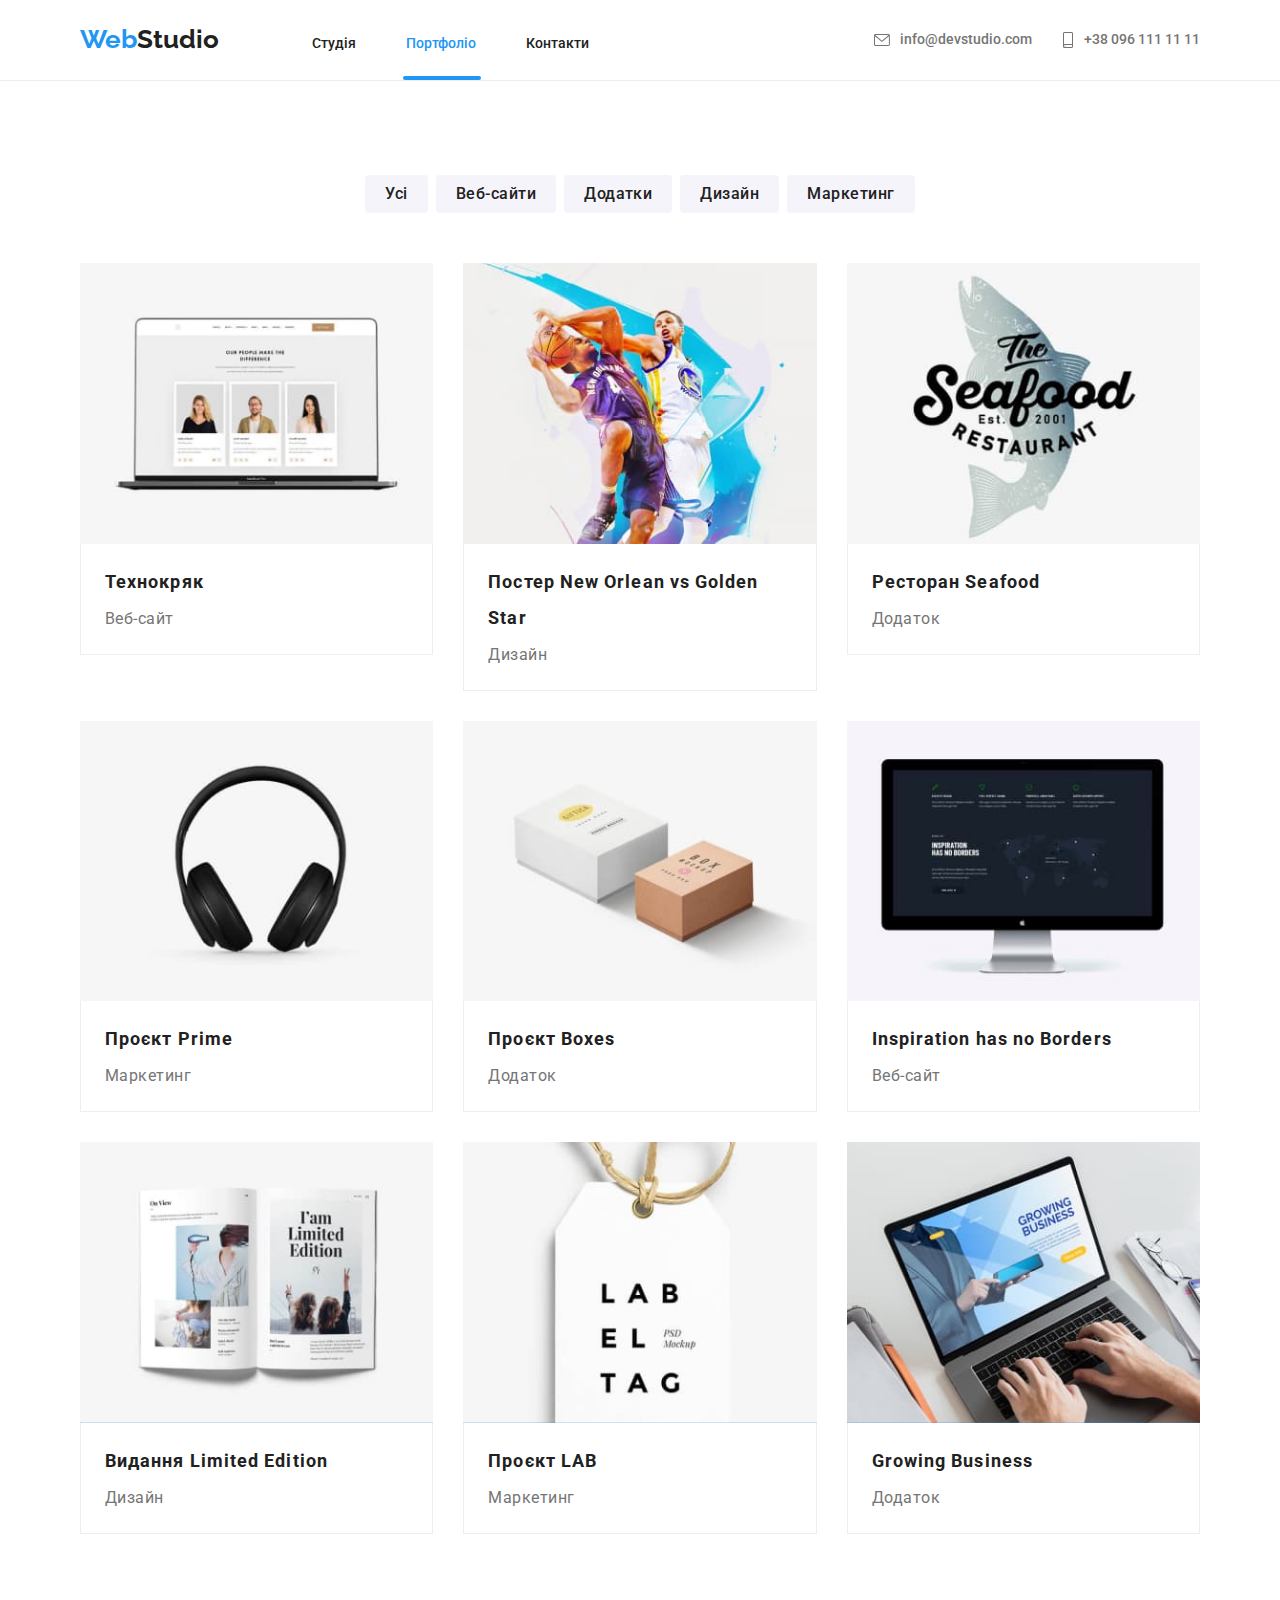
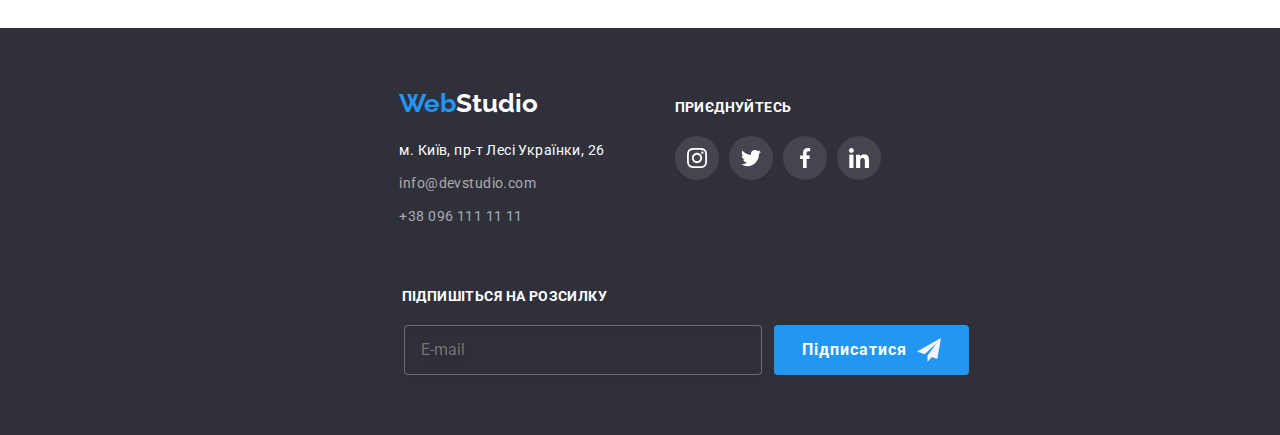
<file: portfolio.html>
<!DOCTYPE html>
<html lang="uk">
  <head>
    <meta charset="UTF-8" />
    <meta http-equiv="X-UA-Compatible" content="IE=edge" />
    <meta name="viewport" content="width=device-width, initial-scale=1.0" />
    <link rel="preconnect" href="https://fonts.googleapis.com" />
    <link rel="preconnect" href="https://fonts.gstatic.com" crossorigin />
    <link
      href="https://fonts.googleapis.com/css2?family=Raleway:wght@700&family=Roboto:wght@400;500;700;900&display=swap"
      rel="stylesheet"
    />
    <link
      rel="stylesheet"
      href="https://cdnjs.cloudflare.com/ajax/libs/modern-normalize/1.1.0/modern-normalize.css"
      integrity="sha512-Y0MM+V6ymRKN2zStTqzQ227DWhhp4Mzdo6gnlRnuaNCbc+YN/ZH0sBCLTM4M0oSy9c9VKiCvd4Jk44aCLrNS5Q=="
      crossorigin="anonymous"
      referrerpolicy="no-referrer"
    />
    <link rel="stylesheet" href="./css/main.min.css" />
    <title>Портфоліо</title>
  </head>

  <body>
    <!-- Шапка сторінки -->
    <header class="topbar">
      <div class="container topbar-flex">
        <nav class="topbar-navigation">
          <!-- Логотип -->
          <a href="./index.html" class="logo link-options"
            ><span class="logo__web">Web</span
            ><span class="logo__studio-dark">Studio</span></a
          >
          <!-- Навігація по сторінці -->
          <ul class="topbar-navigation__list">
            <li class="topbar-navigation__group">
              <a
                href="./index.html"
                class="link-options topbar-navigation__link hover-transition"
                >Студія</a
              >
            </li>
            <li class="topbar-navigation__group">
              <a
                href="./portfolio.html"
                class="link-options topbar-navigation__link hover-transition active-porfolio"
                >Портфоліо</a
              >
            </li>
            <li class="topbar-navigation__group">
              <a
                href="#"
                class="link-options topbar-navigation__link hover-transition"
                >Контакти</a
              >
            </li>
          </ul>
        </nav>
        <ul class="topbar-contacts__list">
          <li class="topbar-contacts__group">
            <a
              href="mailto:info@devstudio.com"
              class="link-options topbar-contacts__link hover-transition"
            >
              <svg class="topbar-contacts__icon" width="16" height="12">
                <use href="./images/icomoon/symbol-defs.svg#icon-mail"></use>
              </svg>
              info@devstudio.com</a
            >
          </li>
          <li class="topbar-contacts__group">
            <a
              href="tel:+380961111111"
              class="link-options topbar-contacts__link hover-transition"
            >
              <svg class="topbar-contacts__icon" width="12" height="16">
                <use href="./images/icomoon/symbol-defs.svg#icon-tel"></use>
              </svg>
              +38 096 111 11 11</a
            >
          </li>
        </ul>
        <button
          type="button"
          class="mobile-menu-btn hover-transition"
          data-Menu-open
        >
          <svg class="modal-icon" width="40" height="40">
            <use href="./images/icomoon/symbol-defs.svg#icon-mobile-menu"></use>
          </svg>
        </button>
      </div>
      <div class="mobile-menu is-hidden hover-transition" data-Menu>
        <button
          type="button"
          class="mobile-menu-close hover-transition"
          data-Menu-close
        >
          <svg class="modal-icon" width="40" height="40">
            <use href="./images/icomoon/symbol-defs.svg#icon-close-btn"></use>
          </svg>
        </button>
        <div class="mobile-container">
          <ul class="mobile-nav__list">
            <li class="mobile-nav__group">
              <a
                href="./index.html"
                class="link-options mobile-nav__link hover-transition"
                >Студія</a
              >
            </li>
            <li class="mobile-nav__group">
              <a
                href="./portfolio.html"
                class="link-options mobile-nav__link hover-transition mobile-active"
                >Портфоліо</a
              >
            </li>
            <li class="mobile-nav__group">
              <a href="#" class="link-options mobile-nav__link hover-transition"
                >Контакти</a
              >
            </li>
          </ul>
          <div>
            <ul class="mobile-contacts__list">
              <li class="mobile-contacts__group">
                <a
                  href="tel:+380961111111"
                  class="link-options mobile-contacts__tel hover-transition"
                >
                  +38 096 111 11 11</a
                >
              </li>
              <li class="mobile-contacts__group">
                <a
                  href="mailto:info@devstudio.com"
                  class="link-options mobile-contacts__mail hover-transition"
                >
                  info@devstudio.com</a
                >
              </li>
            </ul>
            <ul class="mobile-social">
              <li class="mobile-social__item">
                <a
                  href="#"
                  class="link-options mobile-social__link"
                  target="_blank"
                  rel="noopener noreferrer nofollow"
                  >Instagram</a
                >
              </li>
              <li class="mobile-social__item">
                <a
                  href="#"
                  class="link-options mobile-social__link"
                  target="_blank"
                  rel="noopener noreferrer nofollow"
                  >Twitter</a
                >
              </li>
              <li class="mobile-social__item">
                <a
                  href="#"
                  class="link-options mobile-social__link"
                  target="_blank"
                  rel="noopener noreferrer nofollow"
                  >Facebook</a
                >
              </li>
              <li class="mobile-social__item">
                <a
                  href="#"
                  class="link-options mobile-social__link"
                  target="_blank"
                  rel="noopener noreferrer nofollow"
                  >LinkedIn</a
                >
              </li>
            </ul>
          </div>
        </div>
      </div>
    </header>
    <!-- Основний контент сторінки -->
    <main>
      <section class="section">
        <div class="container">
          <h1 class="hidden">Портфоліо</h1>
          <ul class="flex-list portfolio-btn__list">
            <li class="portfolio-btn__item">
              <button
                type="button"
                class="portfolio-btn__button hover-transition"
              >
                Усі
              </button>
            </li>
            <li class="portfolio-btn__item">
              <button
                type="button"
                class="portfolio-btn__button hover-transition"
              >
                Веб-сайти
              </button>
            </li>
            <li class="portfolio-btn__item">
              <button
                type="button"
                class="portfolio-btn__button hover-transition"
              >
                Додатки
              </button>
            </li>
            <li class="portfolio-btn__item">
              <button
                type="button"
                class="portfolio-btn__button hover-transition"
              >
                Дизайн
              </button>
            </li>
            <li class="portfolio-btn__item">
              <button
                type="button"
                class="portfolio-btn__button hover-transition"
              >
                Маркетинг
              </button>
            </li>
          </ul>
          <ul class="projects">
            <li class="projects__item">
              <a href="#" class="link-options projects__link hover-transition">
                <div class="projects__image-container hover-transition">
                  <img
                    src="./image-porfolio/img-1.jpeg"
                    alt="image-porfolio"
                    width="370"
                    height="295"
                    class="projects__image"
                  />
                  <div class="projects__image-overlay hover-transition">
                    <p>
                      Ресурс пропонує комплексні пропозиції з різним рівнем
                      функціоналу та сервісів. Все це дозволить відвідувачу
                      отримати вичерпні відомості про компанію чи приватну
                      особу.
                    </p>
                  </div>
                </div>
                <div class="projects__image-header">
                  <h2 class="projects__image-title">Технокряк</h2>
                  <p class="projects__image-subtitle">Веб-сайт</p>
                </div>
              </a>
            </li>
            <li class="projects__item">
              <a href="#" class="link-options projects__link hover-transition">
                <div class="projects__image-container hover-transition">
                  <img
                    src="./image-porfolio/img-2.jpeg"
                    alt="image-porfolio"
                    width="370"
                    height="295"
                    class="projects__image"
                  />
                  <div class="projects__image-overlay hover-transition">
                    <p>
                      Ресурс пропонує комплексні пропозиції з різним рівнем
                      функціоналу та сервісів. Все це дозволить відвідувачу
                      отримати вичерпні відомості про компанію чи приватну
                      особу.
                    </p>
                  </div>
                </div>
                <div class="projects__image-header">
                  <h2 class="projects__image-title">
                    Постер New Orlean vs Golden Star
                  </h2>
                  <p class="projects__image-subtitle">Дизайн</p>
                </div>
              </a>
            </li>
            <li class="projects__item">
              <a href="#" class="link-options projects__link hover-transition">
                <div class="projects__image-container hover-transition">
                  <img
                    src="./image-porfolio/img-3.jpeg"
                    alt="image-porfolio"
                    width="370"
                    height="295"
                    class="projects__image"
                  />
                  <div class="projects__image-overlay hover-transition">
                    <p>
                      Ресурс пропонує комплексні пропозиції з різним рівнем
                      функціоналу та сервісів. Все це дозволить відвідувачу
                      отримати вичерпні відомості про компанію чи приватну
                      особу.
                    </p>
                  </div>
                </div>
                <div class="projects__image-header">
                  <h2 class="projects__image-title">Ресторан Seafood</h2>
                  <p class="projects__image-subtitle">Додаток</p>
                </div>
              </a>
            </li>
            <li class="projects__item">
              <a href="#" class="link-options projects__link hover-transition">
                <div class="projects__image-container hover-transition">
                  <img
                    src="./image-porfolio/img-4.jpeg"
                    alt="image-porfolio"
                    width="370"
                    height="295"
                    class="projects__image"
                  />
                  <div class="projects__image-overlay hover-transition">
                    <p>
                      Ресурс пропонує комплексні пропозиції з різним рівнем
                      функціоналу та сервісів. Все це дозволить відвідувачу
                      отримати вичерпні відомості про компанію чи приватну
                      особу.
                    </p>
                  </div>
                </div>
                <div class="projects__image-header">
                  <h2 class="projects__image-title">Проєкт Prime</h2>
                  <p class="projects__image-subtitle">Маркетинг</p>
                </div>
              </a>
            </li>
            <li class="projects__item">
              <a href="#" class="link-options projects__link hover-transition">
                <div class="projects__image-container hover-transition">
                  <img
                    src="./image-porfolio/img-5.jpeg"
                    alt="image-porfolio"
                    width="370"
                    height="295"
                    class="projects__image"
                  />
                  <div class="projects__image-overlay hover-transition">
                    <p>
                      Ресурс пропонує комплексні пропозиції з різним рівнем
                      функціоналу та сервісів. Все це дозволить відвідувачу
                      отримати вичерпні відомості про компанію чи приватну
                      особу.
                    </p>
                  </div>
                </div>
                <div class="projects__image-header">
                  <h2 class="projects__image-title">Проєкт Boxes</h2>
                  <p class="projects__image-subtitle">Додаток</p>
                </div>
              </a>
            </li>
            <li class="projects__item">
              <a href="#" class="link-options projects__link hover-transition">
                <div class="projects__image-container hover-transition">
                  <img
                    src="./image-porfolio/img-6.jpeg"
                    alt="image-porfolio"
                    width="370"
                    height="295"
                    class="projects__image"
                  />
                  <div class="projects__image-overlay hover-transition">
                    <p>
                      Ресурс пропонує комплексні пропозиції з різним рівнем
                      функціоналу та сервісів. Все це дозволить відвідувачу
                      отримати вичерпні відомості про компанію чи приватну
                      особу.
                    </p>
                  </div>
                </div>
                <div class="projects__image-header">
                  <h2 class="projects__image-title">
                    Inspiration has no Borders
                  </h2>
                  <p class="projects__image-subtitle">Веб-сайт</p>
                </div>
              </a>
            </li>
            <li class="projects__item">
              <a href="#" class="link-options projects__link hover-transition">
                <div class="projects__image-container hover-transition">
                  <img
                    src="./image-porfolio/img-7.jpeg"
                    alt="image-porfolio"
                    width="370"
                    height="295"
                    class="projects__image"
                  />
                  <div class="projects__image-overlay hover-transition">
                    <p>
                      Ресурс пропонує комплексні пропозиції з різним рівнем
                      функціоналу та сервісів. Все це дозволить відвідувачу
                      отримати вичерпні відомості про компанію чи приватну
                      особу.
                    </p>
                  </div>
                </div>
                <div class="projects__image-header">
                  <h2 class="projects__image-title">Видання Limited Edition</h2>
                  <p class="projects__image-subtitle">Дизайн</p>
                </div>
              </a>
            </li>
            <li class="projects__item">
              <a href="#" class="link-options projects__link hover-transition">
                <div class="projects__image-container hover-transition">
                  <img
                    src="./image-porfolio/img-8.jpeg"
                    alt="image-porfolio"
                    width="370"
                    height="295"
                    class="projects__image"
                  />
                  <div class="projects__image-overlay hover-transition">
                    <p>
                      Ресурс пропонує комплексні пропозиції з різним рівнем
                      функціоналу та сервісів. Все це дозволить відвідувачу
                      отримати вичерпні відомості про компанію чи приватну
                      особу.
                    </p>
                  </div>
                </div>
                <div class="projects__image-header">
                  <h2 class="projects__image-title">Проєкт LAB</h2>
                  <p class="projects__image-subtitle">Маркетинг</p>
                </div>
              </a>
            </li>
            <li class="projects__item">
              <a href="#" class="link-options projects__link hover-transition">
                <div class="projects__image-container hover-transition">
                  <img
                    src="./image-porfolio/img-9.jpeg"
                    alt="image-porfolio"
                    width="370"
                    height="295"
                    class="projects__image"
                  />
                  <div class="projects__image-overlay hover-transition">
                    <p>
                      Ресурс пропонує комплексні пропозиції з різним рівнем
                      функціоналу та сервісів. Все це дозволить відвідувачу
                      отримати вичерпні відомості про компанію чи приватну
                      особу.
                    </p>
                  </div>
                </div>
                <div class="projects__image-header">
                  <h2 class="projects__image-title">Growing Business</h2>
                  <p class="projects__image-subtitle">Додаток</p>
                </div>
              </a>
            </li>
          </ul>
        </div>
      </section>
    </main>

    <!-- Підвал сторінки -->
    <footer class="basement">
      <div class="container basement-container">
        <div class="basement-con">
          <a href="./index.html" class="logo link-options logo-basement"
            ><span class="logo__web">Web</span
            ><span class="logo__studio-white">Studio</span></a
          >
          <address class="basement-contacts">
            <ul class="basement-contacts__list">
              <li class="basement-contacts__item">
                <a
                  href="https://goo.gl/maps/L8f5SfHQkq7jRVht7"
                  class="basement-contacts__link link-options basement-contacts-address hover-transition"
                  >м. Київ, пр-т Лесі Українки, 26
                </a>
              </li>
              <li class="basement-contacts__item">
                <a
                  href="mailto:info@devstudio.com"
                  class="basement-contacts__link link-options basement-contacts-mail hover-transition"
                  >info@devstudio.com
                </a>
              </li>
              <li class="basement-contacts__item">
                <a
                  href="tel:+380961111111"
                  class="basement-contacts__link link-options basement-contacts-tel hover-transition"
                  >+38 096 111 11 11
                </a>
              </li>
            </ul>
          </address>
        </div>
        <div class="basement-social">
          <p class="basement__subtitle">приєднуйтесь</p>
          <ul class="basement-social__list">
            <li class="basement-social__item">
              <a
                href="#"
                class="link-options basement-social__link hover-transition"
              >
                <svg class="basement-social__icon" width="20" height="20">
                  <use
                    href="./images/icomoon/symbol-defs.svg#icon-instagram"
                  ></use>
                </svg>
              </a>
            </li>
            <li class="basement-social__item">
              <a
                href="#"
                class="link-options basement-social__link hover-transition"
              >
                <svg class="basement-social__icon" width="20" height="20">
                  <use
                    href="./images/icomoon/symbol-defs.svg#icon-twitter"
                  ></use>
                </svg>
              </a>
            </li>
            <li class="basement-social__item">
              <a
                href="#"
                class="basement-social__link link-options hover-transition"
              >
                <svg class="basement-social__icon" width="20" height="20">
                  <use
                    href="./images/icomoon/symbol-defs.svg#icon-facebook"
                  ></use>
                </svg>
              </a>
            </li>
            <li class="basement-social__item">
              <a
                href="#"
                class="basement-social__link link-options hover-transition"
              >
                <svg class="basement-social__icon" width="20" height="20">
                  <use
                    href="./images/icomoon/symbol-defs.svg#icon-linkedin"
                  ></use>
                </svg>
              </a>
            </li>
          </ul>
        </div>
        <form class="basement-submit" name="signup_form" autocomplete="on">
          <p class="basement__subtitle">підпишіться на розсилку</p>
          <div class="basement-submit__container">
            <label class="basement-submit__label">
              <input
                class="basement-submit__input"
                type="email"
                name="email"
                placeholder="E-mail"
                id="user_email"
              />
            </label>
            <button
              type="submit"
              class="basement-submit__button main-button hover-transition"
            >
              Підписатися<svg
                class="basement-submit__icon"
                width="24"
                height="24"
              >
                <use
                  href="./images/icomoon/symbol-defs.svg#icon-icon-send"
                ></use>
              </svg>
            </button>
          </div>
        </form>
      </div>
    </footer>
    <script src="./js/modal.js"></script>
    <script src="./js/menu.js"></script>
  </body>
</html>
</file>
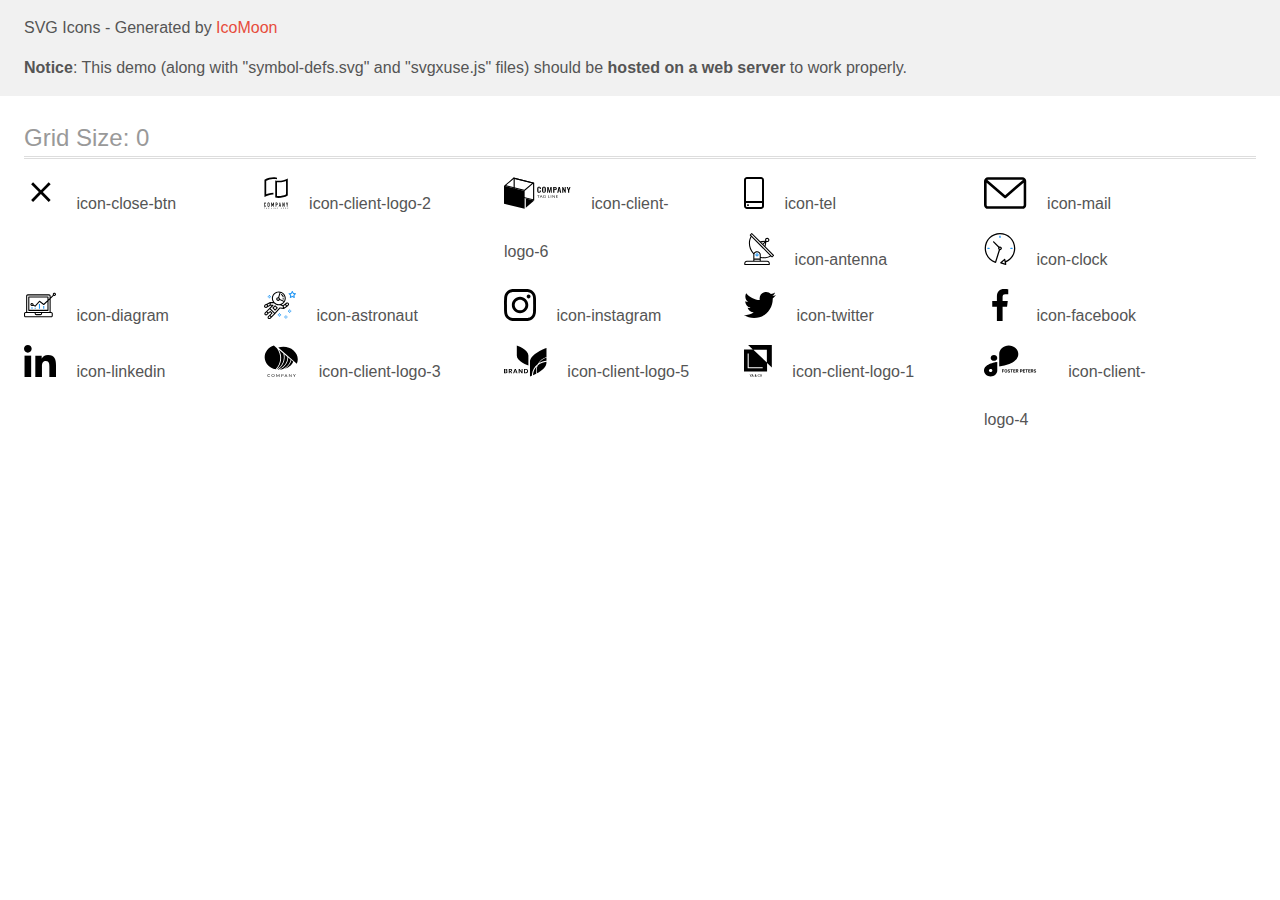
<file: images/icomoon/demo-external-svg.html>
<!doctype html>
<html>
<head>
    <title>IcoMoon - SVG Icons</title>
    <meta charset="utf-8">
    <meta name="viewport" content="width=device-width, initial-scale=1">
    <link rel="stylesheet" href="demo-files/demo.css">
    <link rel="stylesheet" href="style.css">
</head>
<body>
<header class="bgc1 clearfix">
<div class="mhl">
    <p>SVG Icons - Generated by <a href="https://icomoon.io/app">IcoMoon</a></p><p><strong>Notice</strong>: This demo (along with "symbol-defs.svg" and "svgxuse.js" files) should be <b>hosted on a web server</b> to work properly.</p>
</div>
</header>
    <div class="clearfix mhl ptl">
        <h1 class="mvm mtn fgc1">Grid Size: 0</h1>
        <div class="glyph fs1">
            <div class="clearfix pbs">
                <svg class="icon icon-close-btn"><use xlink:href="symbol-defs.svg#icon-close-btn"></use></svg><span class="name"> icon-close-btn</span>
            </div>
        </div>
        <div class="glyph fs1">
            <div class="clearfix pbs">
                <svg class="icon icon-client-logo-2"><use xlink:href="symbol-defs.svg#icon-client-logo-2"></use></svg><span class="name"> icon-client-logo-2</span>
            </div>
        </div>
        <div class="glyph fs1">
            <div class="clearfix pbs">
                <svg class="icon icon-client-logo-6"><use xlink:href="symbol-defs.svg#icon-client-logo-6"></use></svg><span class="name"> icon-client-logo-6</span>
            </div>
        </div>
        <div class="glyph fs1">
            <div class="clearfix pbs">
                <svg class="icon icon-tel"><use xlink:href="symbol-defs.svg#icon-tel"></use></svg><span class="name"> icon-tel</span>
            </div>
        </div>
        <div class="glyph fs1">
            <div class="clearfix pbs">
                <svg class="icon icon-mail"><use xlink:href="symbol-defs.svg#icon-mail"></use></svg><span class="name"> icon-mail</span>
            </div>
        </div>
        <div class="glyph fs1">
            <div class="clearfix pbs">
                <svg class="icon icon-antenna"><use xlink:href="symbol-defs.svg#icon-antenna"></use></svg><span class="name"> icon-antenna</span>
            </div>
        </div>
        <div class="glyph fs1">
            <div class="clearfix pbs">
                <svg class="icon icon-clock"><use xlink:href="symbol-defs.svg#icon-clock"></use></svg><span class="name"> icon-clock</span>
            </div>
        </div>
        <div class="glyph fs1">
            <div class="clearfix pbs">
                <svg class="icon icon-diagram"><use xlink:href="symbol-defs.svg#icon-diagram"></use></svg><span class="name"> icon-diagram</span>
            </div>
        </div>
        <div class="glyph fs1">
            <div class="clearfix pbs">
                <svg class="icon icon-astronaut"><use xlink:href="symbol-defs.svg#icon-astronaut"></use></svg><span class="name"> icon-astronaut</span>
            </div>
        </div>
        <div class="glyph fs1">
            <div class="clearfix pbs">
                <svg class="icon icon-instagram"><use xlink:href="symbol-defs.svg#icon-instagram"></use></svg><span class="name"> icon-instagram</span>
            </div>
        </div>
        <div class="glyph fs1">
            <div class="clearfix pbs">
                <svg class="icon icon-twitter"><use xlink:href="symbol-defs.svg#icon-twitter"></use></svg><span class="name"> icon-twitter</span>
            </div>
        </div>
        <div class="glyph fs1">
            <div class="clearfix pbs">
                <svg class="icon icon-facebook"><use xlink:href="symbol-defs.svg#icon-facebook"></use></svg><span class="name"> icon-facebook</span>
            </div>
        </div>
        <div class="glyph fs1">
            <div class="clearfix pbs">
                <svg class="icon icon-linkedin"><use xlink:href="symbol-defs.svg#icon-linkedin"></use></svg><span class="name"> icon-linkedin</span>
            </div>
        </div>
        <div class="glyph fs1">
            <div class="clearfix pbs">
                <svg class="icon icon-client-logo-3"><use xlink:href="symbol-defs.svg#icon-client-logo-3"></use></svg><span class="name"> icon-client-logo-3</span>
            </div>
        </div>
        <div class="glyph fs1">
            <div class="clearfix pbs">
                <svg class="icon icon-client-logo-5"><use xlink:href="symbol-defs.svg#icon-client-logo-5"></use></svg><span class="name"> icon-client-logo-5</span>
            </div>
        </div>
        <div class="glyph fs1">
            <div class="clearfix pbs">
                <svg class="icon icon-client-logo-1"><use xlink:href="symbol-defs.svg#icon-client-logo-1"></use></svg><span class="name"> icon-client-logo-1</span>
            </div>
        </div>
        <div class="glyph fs1">
            <div class="clearfix pbs">
                <svg class="icon icon-client-logo-4"><use xlink:href="symbol-defs.svg#icon-client-logo-4"></use></svg><span class="name"> icon-client-logo-4</span>
            </div>
        </div>
  </div>
<script defer src="svgxuse.js"></script>
</body>
</html>
</file>
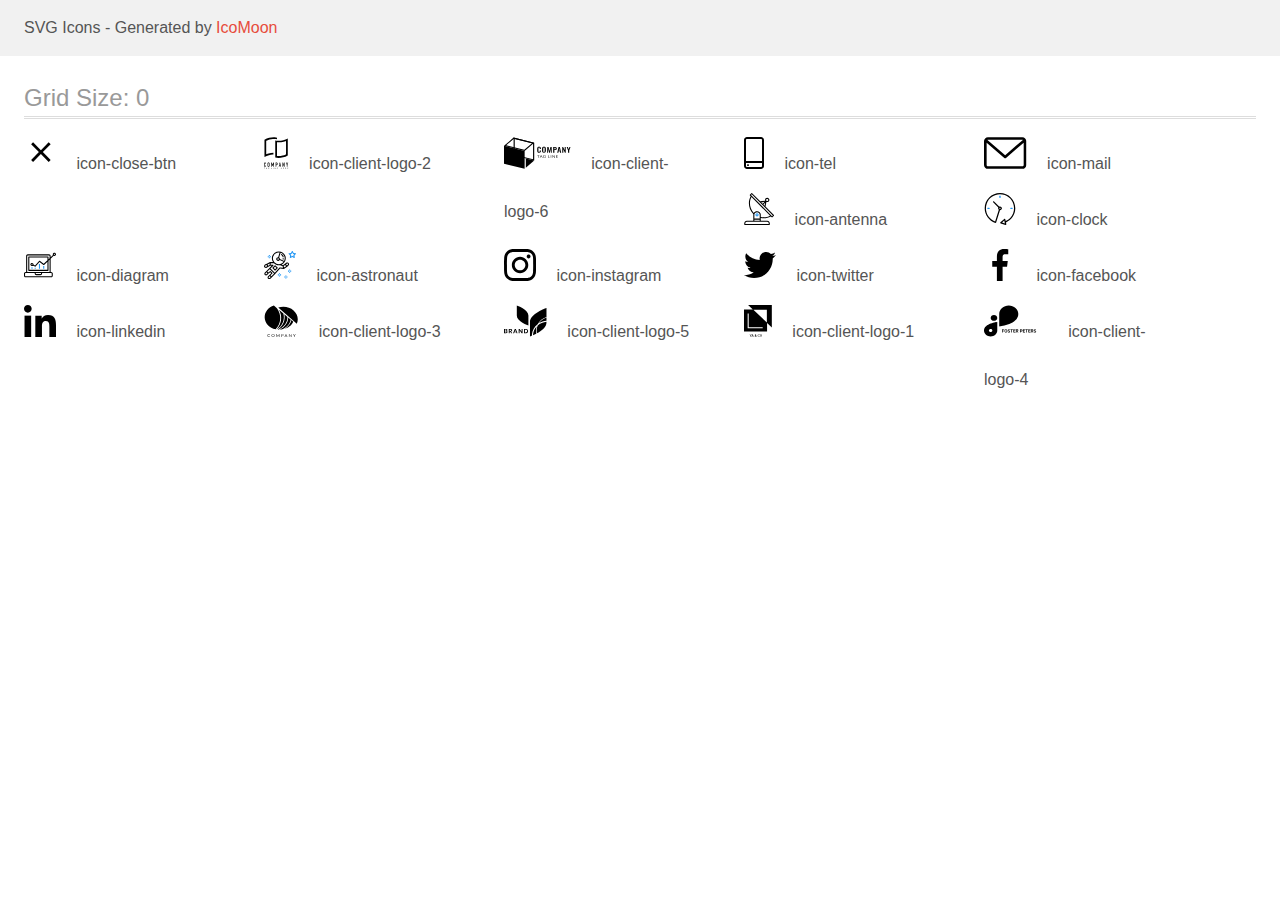
<file: images/icomoon/demo.html>
<!doctype html>
<html>
<head>
    <title>IcoMoon - SVG Icons</title>
    <meta charset="utf-8">
    <meta name="viewport" content="width=device-width, initial-scale=1">
    <link rel="stylesheet" href="demo-files/demo.css">
    <link rel="stylesheet" href="style.css">
</head>
<body>
<svg aria-hidden="true" style="position: absolute; width: 0; height: 0; overflow: hidden;" version="1.1" xmlns="http://www.w3.org/2000/svg" xmlns:xlink="http://www.w3.org/1999/xlink">
<defs>
<symbol id="icon-close-btn" viewBox="0 0 32 32">
<path d="M26.667 7.303l-1.97-1.97-7.808 7.808-7.808-7.808-1.97 1.97 7.808 7.808-7.808 7.808 1.97 1.97 7.808-7.808 7.808 7.808 1.97-1.97-7.808-7.808 7.808-7.808z"></path>
</symbol>
<symbol id="icon-client-logo-2" viewBox="0 0 25 32">
<path d="M10.531 1.806h-0.084c-0.129-0.008-0.258-0.011-0.388-0.014v0h-0.28c-0.244 0-0.494 0.006-0.741 0.019-0.019-0.001-0.037-0.001-0.056 0-2.243 0.127-4.44 0.688-6.471 1.651l-0.266 0.128v13.625l0.623-0.211c0.546-0.188 1.129-0.357 1.731-0.513 1.629-0.418 3.301-0.64 4.982-0.662v1.79c-0.223 0.002-0.439 0.008-0.655 0.019h-0.051c-1.294 0.071-2.577 0.268-3.833 0.588-1.59 0.398-3.124 0.996-4.566 1.779v-17.475c1.497-0.873 3.11-1.529 4.79-1.948 1.475-0.381 2.992-0.576 4.515-0.582h0.263c0.314 0.008 0.621 0.022 0.909 0.044 0.759 0.053 1.511 0.173 2.249 0.358v1.762c-0.717-0.167-1.445-0.277-2.179-0.329-0.015-0.001-0.030-0.003-0.045-0.004-0.152-0.013-0.304-0.026-0.446-0.026zM13.633 3.607c0.391 0.030 0.796 0.044 1.205 0.044 1.601-0.006 3.195-0.21 4.747-0.609 1.589-0.4 3.123-0.998 4.564-1.781v17.163c-1.498 0.873-3.111 1.529-4.792 1.948-1.475 0.379-2.992 0.574-4.515 0.581-1.154 0.009-2.304-0.126-3.425-0.404v-17.275c0.265 0.061 0.537 0.117 0.814 0.164 0.455 0.077 0.934 0.133 1.401 0.167zM22.367 3.74l-0.623 0.21c-0.573 0.192-1.15 0.365-1.731 0.518-1.691 0.434-3.428 0.657-5.173 0.663-0.406 0-0.78-0.011-1.141-0.034l-0.497-0.033v14.017l0.427 0.038c0.395 0.034 0.803 0.052 1.214 0.052 1.374-0.006 2.743-0.183 4.074-0.527 1.096-0.275 2.162-0.658 3.184-1.144l0.266-0.128v-13.63z"></path>
<path d="M1.684 25.977c-0.090-0.093-0.197-0.166-0.317-0.214s-0.247-0.071-0.376-0.066c-0.137-0.002-0.273 0.024-0.4 0.075-0.117 0.046-0.222 0.116-0.311 0.205s-0.156 0.196-0.201 0.313c-0.049 0.123-0.073 0.254-0.072 0.387v2.335c-0.006 0.165 0.026 0.328 0.092 0.479 0.055 0.12 0.135 0.226 0.233 0.313 0.093 0.079 0.203 0.135 0.321 0.166 0.114 0.032 0.231 0.048 0.349 0.049 0.13 0.001 0.259-0.027 0.377-0.081 0.117-0.051 0.222-0.124 0.311-0.216 0.087-0.091 0.156-0.197 0.204-0.313 0.050-0.118 0.075-0.244 0.075-0.372v-0.261h-0.61v0.208c0.002 0.071-0.010 0.142-0.036 0.208-0.020 0.050-0.050 0.095-0.089 0.131-0.038 0.031-0.081 0.053-0.128 0.067-0.041 0.014-0.084 0.021-0.128 0.022-0.054 0.006-0.11-0.002-0.16-0.024s-0.094-0.057-0.126-0.101c-0.058-0.094-0.086-0.203-0.081-0.313v-2.177c-0.004-0.121 0.022-0.241 0.075-0.349 0.032-0.049 0.077-0.089 0.129-0.114s0.112-0.034 0.17-0.027c0.053-0.002 0.105 0.009 0.152 0.032s0.089 0.057 0.12 0.099c0.068 0.090 0.104 0.2 0.101 0.313v0.202h0.604v-0.238c0.001-0.14-0.024-0.278-0.075-0.408-0.045-0.122-0.114-0.234-0.204-0.329z"></path>
<path d="M5.31 25.95c-0.195-0.164-0.44-0.255-0.694-0.257-0.124 0-0.248 0.023-0.364 0.066-0.119 0.042-0.228 0.107-0.322 0.191-0.101 0.091-0.182 0.202-0.237 0.327-0.061 0.143-0.092 0.297-0.089 0.452v2.239c-0.004 0.158 0.026 0.314 0.089 0.459 0.055 0.12 0.136 0.227 0.237 0.313 0.093 0.087 0.203 0.154 0.322 0.197 0.117 0.043 0.24 0.065 0.364 0.066s0.248-0.023 0.364-0.066c0.121-0.044 0.233-0.111 0.33-0.197 0.097-0.087 0.176-0.194 0.23-0.313 0.063-0.145 0.093-0.301 0.089-0.459v-2.239c0.003-0.155-0.027-0.31-0.089-0.452-0.054-0.123-0.133-0.235-0.23-0.327zM5.025 28.969c0.005 0.060-0.003 0.12-0.024 0.176s-0.054 0.107-0.097 0.148c-0.081 0.068-0.182 0.105-0.287 0.105s-0.207-0.037-0.287-0.105c-0.043-0.041-0.076-0.092-0.097-0.148s-0.029-0.116-0.024-0.176v-2.239c-0.005-0.060 0.003-0.12 0.024-0.176s0.054-0.107 0.097-0.148c0.081-0.068 0.182-0.105 0.287-0.105s0.207 0.037 0.287 0.105c0.043 0.041 0.076 0.092 0.097 0.148s0.029 0.116 0.024 0.176v2.239z"></path>
<path d="M10.072 29.969v-4.239h-0.587l-0.771 2.244h-0.011l-0.777-2.244h-0.581v4.239h0.606v-2.579h0.011l0.593 1.823h0.302l0.598-1.823h0.011v2.579h0.606z"></path>
<path d="M13.513 26.027c-0.093-0.105-0.211-0.184-0.343-0.232-0.142-0.046-0.29-0.068-0.439-0.066h-0.9v4.239h0.604v-1.656h0.311c0.188 0.009 0.376-0.031 0.545-0.116 0.137-0.076 0.252-0.188 0.332-0.324 0.070-0.113 0.117-0.238 0.139-0.369 0.024-0.16 0.035-0.321 0.033-0.482 0.006-0.204-0.014-0.407-0.059-0.606-0.040-0.147-0.117-0.281-0.223-0.39zM13.201 27.319c-0.003 0.077-0.022 0.152-0.056 0.221-0.035 0.065-0.089 0.117-0.156 0.149-0.089 0.040-0.187 0.058-0.285 0.053h-0.275v-1.441h0.311c0.094-0.005 0.187 0.014 0.272 0.053 0.062 0.036 0.112 0.091 0.142 0.157 0.033 0.074 0.051 0.155 0.053 0.236 0 0.089 0 0.183 0 0.282s0.006 0.2 0 0.291h-0.006z"></path>
<path d="M16.374 25.73h-0.495l-0.934 4.239h0.604l0.177-0.911h0.823l0.177 0.911h0.604l-0.957-4.239zM15.817 28.481l0.297-1.537h0.011l0.296 1.537h-0.604z"></path>
<path d="M20.277 28.284h-0.011l-0.912-2.554h-0.581v4.239h0.604v-2.549h0.012l0.923 2.549h0.568v-4.239h-0.604v2.554z"></path>
<path d="M23.968 25.73l-0.486 1.685h-0.012l-0.486-1.685h-0.64l0.83 2.447v1.792h0.604v-1.792l0.83-2.447h-0.64z"></path>
<path d="M0 31.166h0.291v0.817h0.198v-0.817h0.29v-0.167h-0.778v0.167z"></path>
<path d="M2.447 30.998l-0.381 0.984h0.21l0.081-0.224h0.392l0.084 0.224h0.215l-0.391-0.984h-0.21zM2.416 31.593l0.134-0.365 0.134 0.365h-0.268z"></path>
<path d="M4.866 31.62h0.227v0.127c-0.066 0.053-0.149 0.082-0.234 0.083-0.040 0.002-0.079-0.005-0.116-0.021s-0.068-0.041-0.093-0.072c-0.052-0.075-0.078-0.165-0.073-0.257 0-0.219 0.095-0.329 0.283-0.329 0.050-0.005 0.099 0.008 0.14 0.037s0.070 0.071 0.082 0.12l0.195-0.038c-0.042-0.192-0.181-0.289-0.417-0.289-0.127-0.003-0.25 0.042-0.344 0.127-0.050 0.049-0.088 0.108-0.112 0.174s-0.034 0.135-0.029 0.205c-0.006 0.135 0.039 0.267 0.126 0.369 0.048 0.050 0.107 0.088 0.171 0.113s0.134 0.035 0.203 0.031c0.154 0.004 0.304-0.052 0.417-0.157v-0.388h-0.427v0.166z"></path>
<path d="M7.337 30.998h-0.199v0.984h0.69v-0.167h-0.49v-0.817z"></path>
<path d="M9.426 30.998h-0.199v0.984h0.199v-0.984z"></path>
<path d="M11.469 31.656l-0.403-0.657h-0.193v0.984h0.185v-0.643l0.395 0.643h0.198v-0.984h-0.182v0.657z"></path>
<path d="M13.315 31.549h0.49v-0.167h-0.49v-0.216h0.528v-0.167h-0.727v0.984h0.747v-0.167h-0.548v-0.266z"></path>
<path d="M17.792 31.387h-0.388v-0.388h-0.198v0.984h0.198v-0.43h0.388v0.43h0.198v-0.984h-0.198v0.388z"></path>
<path d="M19.649 31.549h0.492v-0.167h-0.492v-0.216h0.529v-0.167h-0.727v0.984h0.746v-0.167h-0.548v-0.266z"></path>
<path d="M22.168 31.549c0.171-0.027 0.258-0.117 0.258-0.274 0.005-0.042-0.001-0.084-0.018-0.123s-0.044-0.072-0.078-0.096c-0.089-0.045-0.189-0.065-0.288-0.058h-0.417v0.984h0.198v-0.412h0.039c0.042-0.003 0.084 0.005 0.123 0.022 0.029 0.018 0.053 0.043 0.070 0.072l0.215 0.313h0.237l-0.12-0.192c-0.053-0.095-0.128-0.176-0.218-0.236zM21.969 31.413h-0.146v-0.247h0.156c0.068-0.005 0.136 0.002 0.201 0.023 0.014 0.013 0.026 0.029 0.033 0.046s0.011 0.037 0.010 0.056c-0.001 0.019-0.006 0.038-0.015 0.055s-0.022 0.032-0.037 0.043c-0.065 0.020-0.133 0.028-0.201 0.023z"></path>
<path d="M24.067 31.549h0.49v-0.167h-0.49v-0.216h0.529v-0.167h-0.729v0.984h0.747v-0.167h-0.548v-0.266z"></path>
</symbol>
<symbol id="icon-client-logo-6" viewBox="0 0 67 32">
<path d="M33.724 15.224c-0.315-0.419-0.466-0.915-0.43-1.414v-2.050c0-0.628 0.142-1.106 0.428-1.433s0.775-0.489 1.469-0.488c0.652 0 1.115 0.139 1.389 0.417 0.299 0.355 0.444 0.789 0.411 1.226v0.482h-1.167v-0.488c0.004-0.16-0.007-0.319-0.034-0.478-0.017-0.108-0.076-0.208-0.167-0.284-0.12-0.081-0.271-0.121-0.423-0.111-0.16-0.010-0.318 0.031-0.444 0.117-0.102 0.084-0.169 0.193-0.193 0.313-0.033 0.167-0.049 0.337-0.046 0.507v2.488c-0.018 0.24 0.033 0.48 0.15 0.699 0.058 0.074 0.139 0.132 0.233 0.169s0.198 0.050 0.301 0.039c0.149 0.011 0.298-0.030 0.413-0.113 0.095-0.082 0.156-0.188 0.174-0.302 0.027-0.165 0.039-0.332 0.036-0.498v-0.505h1.167v0.461c0.033 0.456-0.109 0.909-0.403 1.289-0.268 0.305-0.725 0.457-1.396 0.457s-1.179-0.163-1.466-0.501z"></path>
<path d="M38.583 15.245c-0.295-0.319-0.442-0.784-0.442-1.4v-2.157c0-0.609 0.147-1.070 0.442-1.383s0.788-0.469 1.478-0.467c0.686 0 1.177 0.156 1.471 0.467 0.295 0.313 0.444 0.774 0.444 1.383v2.157c0 0.609-0.15 1.076-0.449 1.397s-0.788 0.482-1.466 0.482c-0.679 0-1.181-0.163-1.478-0.48zM40.605 14.727c0.106-0.2 0.154-0.419 0.14-0.638v-2.641c0.014-0.215-0.034-0.43-0.138-0.626-0.059-0.075-0.142-0.135-0.238-0.172s-0.203-0.050-0.308-0.037c-0.105-0.013-0.212 0-0.308 0.037s-0.18 0.096-0.24 0.172c-0.106 0.195-0.154 0.41-0.14 0.626v2.653c-0.015 0.219 0.033 0.439 0.14 0.638 0.068 0.067 0.152 0.121 0.246 0.158s0.196 0.056 0.3 0.056c0.103 0 0.206-0.019 0.3-0.056s0.178-0.091 0.246-0.158v-0.012z"></path>
<path d="M43.38 9.901h1.256l0.945 3.979 0.966-3.979h1.222l0.123 5.743h-0.904l-0.097-3.992-0.932 3.992h-0.725l-0.966-4.006-0.089 4.006h-0.913l0.114-5.743z"></path>
<path d="M49.301 9.901h1.957c1.127 0 1.691 0.544 1.691 1.631 0 1.041-0.593 1.561-1.78 1.56h-0.667v2.553h-1.208l0.007-5.743zM50.973 12.356c0.119 0.013 0.24 0.004 0.355-0.028s0.22-0.084 0.309-0.154c0.139-0.194 0.2-0.422 0.174-0.649 0.006-0.175-0.013-0.35-0.058-0.521-0.017-0.057-0.047-0.111-0.089-0.158s-0.093-0.086-0.153-0.116c-0.168-0.069-0.353-0.101-0.539-0.092h-0.469v1.716h0.469z"></path>
<path d="M54.691 9.901h1.297l1.331 5.743h-1.126l-0.263-1.324h-1.157l-0.271 1.324h-1.143l1.331-5.743zM55.8 13.655l-0.452-2.411-0.452 2.411h0.903z"></path>
<path d="M58.395 9.901h0.846l1.619 3.276v-3.276h1.003v5.743h-0.804l-1.628-3.42v3.42h-1.036l0.002-5.743z"></path>
<path d="M64.209 13.455l-1.346-3.546h1.133l0.821 2.277 0.771-2.277h1.109l-1.329 3.546v2.19h-1.16v-2.19z"></path>
<path d="M35.589 18.156v0.3h-0.986v2.334h-0.413v-2.334h-0.99v-0.3h2.389z"></path>
<path d="M38.679 20.79h-0.319c-0.032 0.002-0.064-0.007-0.089-0.025-0.024-0.015-0.043-0.036-0.053-0.060l-0.285-0.626h-1.367l-0.285 0.626c-0.008 0.026-0.023 0.050-0.044 0.071-0.025 0.017-0.057 0.026-0.089 0.025h-0.319l1.208-2.634h0.42l1.222 2.624zM36.679 19.812h1.14l-0.483-1.072c-0.036-0.081-0.066-0.164-0.089-0.248-0.017 0.050-0.031 0.098-0.046 0.14l-0.044 0.11-0.478 1.070z"></path>
<path d="M40.762 20.532c0.076 0.003 0.151 0.003 0.227 0 0.065-0.006 0.13-0.016 0.193-0.031 0.059-0.013 0.117-0.029 0.174-0.048 0.053-0.019 0.106-0.042 0.162-0.065v-0.592h-0.483c-0.012 0.001-0.024-0.001-0.035-0.005s-0.021-0.009-0.030-0.016c-0.008-0.006-0.014-0.013-0.018-0.022s-0.006-0.017-0.006-0.026v-0.202h0.937v1.010c-0.077 0.047-0.157 0.089-0.242 0.125-0.086 0.037-0.176 0.067-0.268 0.090-0.099 0.025-0.2 0.043-0.302 0.054-0.117 0.011-0.235 0.017-0.353 0.017-0.208 0.002-0.415-0.032-0.609-0.098-0.181-0.063-0.345-0.156-0.483-0.275-0.134-0.12-0.24-0.262-0.312-0.417-0.076-0.175-0.114-0.36-0.111-0.547-0.003-0.188 0.034-0.374 0.109-0.551 0.069-0.156 0.176-0.298 0.312-0.417 0.138-0.119 0.302-0.212 0.483-0.273 0.207-0.067 0.426-0.1 0.647-0.098 0.112-0 0.225 0.008 0.336 0.023 0.098 0.014 0.195 0.036 0.288 0.067 0.084 0.027 0.165 0.062 0.242 0.104 0.074 0.041 0.144 0.087 0.21 0.138l-0.116 0.163c-0.009 0.015-0.023 0.027-0.039 0.036s-0.036 0.014-0.055 0.014c-0.027-0.001-0.053-0.008-0.075-0.021-0.036-0.017-0.075-0.038-0.118-0.063-0.051-0.028-0.106-0.052-0.162-0.071-0.072-0.025-0.146-0.044-0.222-0.058-0.101-0.016-0.204-0.024-0.307-0.023-0.159-0.002-0.318 0.023-0.466 0.073-0.134 0.047-0.256 0.118-0.355 0.209-0.1 0.095-0.177 0.206-0.225 0.328-0.108 0.285-0.108 0.593 0 0.878 0.053 0.124 0.135 0.237 0.242 0.332 0.099 0.090 0.219 0.162 0.353 0.209 0.154 0.046 0.316 0.063 0.478 0.052v0z"></path>
<path d="M44.612 20.49h1.319v0.3h-1.722v-2.634h0.413l-0.010 2.334z"></path>
<path d="M47.304 20.79h-0.413v-2.634h0.413v2.634z"></path>
<path d="M48.84 18.168c0.025 0.012 0.046 0.028 0.063 0.048l1.766 1.986c-0.002-0.031-0.002-0.063 0-0.094 0-0.029 0-0.058 0-0.085v-1.877h0.36v2.645h-0.208c-0.031 0.002-0.062-0.003-0.089-0.015-0.025-0.013-0.047-0.030-0.065-0.050l-1.764-1.984c0 0.031 0 0.061 0 0.090s0 0.056 0 0.081v1.877h-0.345v-2.634h0.215c0.023 0 0.046 0.004 0.068 0.012v0z"></path>
<path d="M54.070 18.156v0.29h-1.464v0.87h1.186v0.279h-1.186v0.899h1.464v0.29h-1.889v-2.628h1.889z"></path>
<path d="M10.782 1.888l18.343 4.497v15.757l-18.343-4.494v-15.759zM9.605 0.545v17.867l20.694 5.074v-17.865l-20.694-5.076z"></path>
<path d="M20.696 31.781l-20.696-5.079v-17.866l20.696 5.076v17.868z"></path>
<path d="M9.948 1.686l18.104 4.44-7.699 6.649-18.106-4.442 7.702-6.647zM9.605 0.545l-9.605 8.292 20.696 5.076 9.603-8.292-20.694-5.076z"></path>
<path d="M21.861 30.776l8.438-7.287-8.438-2.071v9.358z"></path>
</symbol>
<symbol id="icon-tel" viewBox="0 0 20 32">
<path d="M17 0h-14c-1.654 0-3 1.346-3 3v26c0 1.654 1.346 3 3 3h14c1.654 0 3-1.346 3-3v-26c0-1.654-1.346-3-3-3zM3 2h14c0.552 0 1 0.448 1 1v0 21h-16v-21c0-0.552 0.448-1 1-1v0zM17 30h-14c-0.552 0-1-0.448-1-1v0-3h16v3c0 0.552-0.448 1-1 1v0z"></path>
<path d="M4.708 27.478c0.18 0.163 0.293 0.399 0.293 0.66s-0.113 0.497-0.292 0.659l-0.001 0.001c-0.186 0.17-0.435 0.275-0.708 0.275s-0.522-0.104-0.709-0.275l0.001 0.001c-0.18-0.163-0.293-0.399-0.293-0.66s0.113-0.497 0.292-0.659l0.001-0.001c0.186-0.17 0.435-0.275 0.708-0.275s0.522 0.104 0.709 0.275l-0.001-0.001z"></path>
</symbol>
<symbol id="icon-mail" viewBox="0 0 43 32">
<path d="M38.667 0h-34.667c-2.205 0-4 1.795-4 4v24c0 2.205 1.795 4 4 4h34.667c2.205 0 4-1.795 4-4v-24c0-2.205-1.795-4-4-4zM38.667 2.667c0.181 0 0.355 0.037 0.512 0.104l-17.845 15.467-17.845-15.467c0.151-0.065 0.327-0.104 0.512-0.104h34.667zM38.667 29.333h-34.667c-0.736 0-1.333-0.597-1.333-1.333v0-22.413l17.792 15.421c0.233 0.203 0.539 0.327 0.875 0.327s0.642-0.124 0.876-0.328l-0.002 0.001 17.792-15.421v22.413c0 0.736-0.597 1.333-1.333 1.333v0z"></path>
</symbol>
<symbol id="icon-antenna" viewBox="0 0 30 32">
<path d="M29.859 22.098l-8.443-8.505 0.937-4.615c0.242 0.094 0.499 0.144 0.758 0.146h0.006c1.192 0.014 2.17-0.941 2.184-2.133s-0.941-2.17-2.133-2.184c-1.192-0.014-2.17 0.941-2.184 2.133-0.003 0.255 0.039 0.509 0.125 0.749l-4.96 0.605-8.091-8.133c-0.099-0.101-0.235-0.159-0.377-0.16-0.14 0.001-0.274 0.056-0.373 0.155l-1.513 1.504c-0.208 0.208-0.208 0.546 0 0.754l0.814 0.826c-3.153 5.798-2.129 12.978 2.519 17.663 0.043 0.041 0.092 0.074 0.146 0.098-0.034 0.18-0.051 0.364-0.052 0.547v6.187h-6.4c-1.472 0.002-2.665 1.195-2.667 2.667v1.067c0 0.295 0.239 0.533 0.533 0.533h24.533c0.295 0 0.533-0.239 0.533-0.533v-1.067c-0.002-1.472-1.195-2.665-2.667-2.667h-6.4v-2.742c1.003 0.21 2.024 0.317 3.049 0.32 2.458-0.003 4.877-0.615 7.040-1.783l0.818 0.823c0.099 0.101 0.235 0.159 0.377 0.16 0.14-0.001 0.274-0.056 0.373-0.155l1.513-1.504c0.208-0.208 0.208-0.546 0-0.754zM22.366 6.233c0.418-0.415 1.093-0.414 1.508 0.004s0.414 1.093-0.004 1.508c-0.2 0.199-0.47 0.31-0.752 0.31h-0.003c-0.589-0.003-1.064-0.483-1.061-1.072 0.002-0.282 0.115-0.552 0.314-0.751h-0.002zM21.11 9.738l-0.598 2.946-1.175-1.182 1.774-1.763zM20.504 8.836l-1.92 1.909-1.485-1.493 3.405-0.415zM23.090 28.8c0.884 0 1.6 0.716 1.6 1.6v0.533h-23.467v-0.533c0-0.884 0.716-1.6 1.6-1.6h20.267zM15.623 26.667v1.067h-5.333v-1.067h5.333zM10.29 25.6v-4.053c0-1.294 1.196-2.347 2.667-2.347s2.667 1.053 2.667 2.347v4.053h-5.333zM16.69 23.904v-2.357c0-1.882-1.675-3.413-3.733-3.413-1.331-0.020-2.576 0.657-3.281 1.786-4.058-4.274-4.971-10.645-2.279-15.887l18.602 18.708c-2.872 1.461-6.165 1.873-9.309 1.163zM27.979 23.22l-21.057-21.181 0.755-0.752 7.935 7.98c0.004 0 0.006 0.007 0.010 0.010l13.115 13.191-0.757 0.752z"></path>
<path fill="#2196f3" style="fill: var(--color1, #2196f3)" d="M12.961 20.267h-0.005c-0.884-0.001-1.601 0.714-1.602 1.598s0.714 1.601 1.598 1.602h0.005c0.884 0.001 1.601-0.714 1.602-1.598s-0.714-1.601-1.598-1.602zM13.335 22.245c-0.1 0.1-0.236 0.156-0.378 0.155-0.295-0.002-0.532-0.242-0.531-0.536 0.001-0.141 0.057-0.276 0.157-0.375s0.233-0.154 0.373-0.155c0.295 0.002 0.532 0.241 0.53 0.536-0.001 0.141-0.057 0.276-0.157 0.375h0.005z"></path>
</symbol>
<symbol id="icon-clock" viewBox="0 0 32 32">
<path d="M31.297 15.301c-0.002-8.452-6.855-15.303-15.308-15.301s-15.303 6.855-15.301 15.308c0.001 6.658 4.307 12.551 10.649 14.576 0.061 0.019 0.124 0.029 0.187 0.029 0.121-0 0.239-0.032 0.342-0.094 0.135-0.080 0.236-0.207 0.283-0.356l3.865-12.25c1.057-0.005 1.909-0.866 1.903-1.923s-0.866-1.909-1.923-1.903c-0.284 0.001-0.565 0.067-0.82 0.191l-5.106-5.107c-0.253-0.245-0.657-0.238-0.902 0.016-0.239 0.247-0.239 0.639 0 0.886l5.103 5.109c-0.392 0.799-0.168 1.764 0.536 2.309l-3.683 11.673c-7.278-2.681-11.004-10.754-8.323-18.032s10.754-11.004 18.032-8.323 11.004 10.754 8.323 18.032c-1.31 3.556-4.001 6.431-7.462 7.973l-0.398-1.874c-0.073-0.344-0.411-0.565-0.756-0.492-0.109 0.023-0.209 0.074-0.292 0.148l-3.837 3.426c-0.263 0.234-0.287 0.637-0.052 0.9 0.076 0.085 0.174 0.149 0.283 0.184l4.899 1.563c0.335 0.108 0.694-0.077 0.802-0.412 0.034-0.106 0.040-0.219 0.017-0.328l-0.391-1.839c5.664-2.388 9.342-7.942 9.329-14.089v0zM15.992 14.664c0.352 0 0.638 0.286 0.638 0.638s-0.286 0.638-0.638 0.638c-0.352 0-0.638-0.285-0.638-0.638s0.285-0.638 0.638-0.638zM18.093 29.528l2.184-1.948 0.603 2.84-2.787-0.892z"></path>
<path fill="#2196f3" style="fill: var(--color1, #2196f3)" d="M15.354 3.185v1.275c0 0.352 0.285 0.638 0.638 0.638s0.638-0.285 0.638-0.638v-1.275c0-0.352-0.286-0.638-0.638-0.638s-0.638 0.286-0.638 0.638z"></path>
<path fill="#2196f3" style="fill: var(--color1, #2196f3)" d="M3.876 14.664c-0.352 0-0.638 0.286-0.638 0.638s0.285 0.638 0.638 0.638h1.275c0.352 0 0.638-0.285 0.638-0.638s-0.285-0.638-0.638-0.638h-1.275z"></path>
<path fill="#2196f3" style="fill: var(--color1, #2196f3)" d="M28.108 15.939c0.352 0 0.638-0.285 0.638-0.638s-0.285-0.638-0.638-0.638h-1.275c-0.352 0-0.638 0.286-0.638 0.638s0.286 0.638 0.638 0.638h1.275z"></path>
</symbol>
<symbol id="icon-diagram" viewBox="0 0 32 32">
<path fill="#2196f3" style="fill: var(--color1, #2196f3)" d="M14.926 14.965h1.066v4.798h-1.066v-4.797z"></path>
<path fill="#2196f3" style="fill: var(--color1, #2196f3)" d="M19.19 17.097h1.066v2.665h-1.066v-2.665z"></path>
<path fill="#2196f3" style="fill: var(--color1, #2196f3)" d="M10.661 18.696h1.066v1.066h-1.066v-1.066z"></path>
<path fill="#2196f3" style="fill: var(--color1, #2196f3)" d="M7.463 18.163h1.066v1.599h-1.066v-1.599z"></path>
<path d="M1.599 28.291h25.587c0.883 0 1.599-0.716 1.599-1.599v-2.132c0-0.883-0.716-1.599-1.599-1.599h-0.533v-13.293l3.028-2.868c0.703 0.346 1.553 0.136 2.013-0.499s0.396-1.508-0.152-2.068-1.42-0.644-2.065-0.198c-0.644 0.446-0.873 1.292-0.542 2.002l-2.281 2.163v-1.23c0-0.883-0.716-1.599-1.599-1.599h-21.322c-0.883 0-1.599 0.716-1.599 1.599v15.992h-0.533c-0.883 0-1.599 0.716-1.599 1.599v2.132c0 0.883 0.716 1.599 1.599 1.599zM30.384 4.837c0.294 0 0.533 0.239 0.533 0.533s-0.239 0.533-0.533 0.533c-0.294 0-0.533-0.239-0.533-0.533s0.239-0.533 0.533-0.533zM3.198 6.969c0-0.294 0.239-0.533 0.533-0.533h21.322c0.294 0 0.533 0.239 0.533 0.533v2.239l-1.066 1.013v-2.186c0-0.294-0.239-0.533-0.533-0.533h-19.19c-0.294 0-0.533 0.239-0.533 0.533v13.326c0 0.294 0.239 0.533 0.533 0.533h19.19c0.294 0 0.533-0.239 0.533-0.533v-9.674l1.066-1.010v12.284h-22.388v-15.992zM7.996 13.899c-0.721-0.002-1.354 0.478-1.546 1.174s0.105 1.433 0.725 1.801c0.62 0.368 1.41 0.276 1.928-0.226l1.853 0.93c0.215 0.108 0.476 0.057 0.636-0.123l3.939-4.431 3.872 2.901c0.208 0.156 0.498 0.139 0.686-0.039l3.365-3.188v8.131h-18.124v-12.26h18.124v2.66l-3.771 3.572-3.904-2.927c-0.222-0.166-0.534-0.135-0.718 0.072l-3.993 4.493-1.493-0.746c0.011-0.064 0.018-0.129 0.020-0.193 0-0.883-0.716-1.599-1.599-1.599zM8.529 15.498c0 0.294-0.239 0.533-0.533 0.533s-0.533-0.239-0.533-0.533c0-0.294 0.239-0.533 0.533-0.533s0.533 0.239 0.533 0.533zM11.727 24.027h5.331v0.533c0 0.294-0.239 0.533-0.533 0.533h-4.264c-0.294 0-0.533-0.239-0.533-0.533v-0.533zM1.066 24.56c0-0.294 0.239-0.533 0.533-0.533h9.062v0.533c0 0.883 0.716 1.599 1.599 1.599h4.264c0.883 0 1.599-0.716 1.599-1.599v-0.533h9.062c0.294 0 0.533 0.239 0.533 0.533v2.132c0 0.294-0.239 0.533-0.533 0.533h-25.587c-0.294 0-0.533-0.239-0.533-0.533v-2.132z"></path>
</symbol>
<symbol id="icon-astronaut" viewBox="0 0 32 32">
<path fill="#2196f3" style="fill: var(--color1, #2196f3)" d="M31.974 4.524c-0.063-0.193-0.229-0.333-0.43-0.363l-1.91-0.278-0.855-1.731c-0.179-0.365-0.777-0.365-0.956 0l-0.855 1.731-1.91 0.278c-0.201 0.029-0.367 0.17-0.431 0.363-0.062 0.193-0.011 0.405 0.135 0.547l1.383 1.348-0.326 1.903c-0.034 0.2 0.048 0.402 0.212 0.522 0.166 0.121 0.382 0.135 0.562 0.040l1.709-0.899 1.709 0.899c0.078 0.041 0.164 0.061 0.249 0.061 0.11 0 0.221-0.034 0.314-0.102 0.164-0.119 0.246-0.322 0.212-0.522l-0.326-1.903 1.383-1.348c0.145-0.142 0.197-0.354 0.135-0.547zM29.511 5.851c-0.125 0.122-0.183 0.299-0.153 0.472l0.191 1.114-1-0.526c-0.078-0.041-0.163-0.061-0.249-0.061s-0.17 0.020-0.249 0.061l-1.001 0.526 0.191-1.114c0.030-0.173-0.028-0.349-0.153-0.472l-0.81-0.789 1.119-0.163c0.174-0.025 0.324-0.134 0.402-0.292l0.5-1.013 0.5 1.013c0.078 0.157 0.228 0.267 0.402 0.292l1.119 0.163-0.809 0.789z"></path>
<path fill="#2196f3" style="fill: var(--color1, #2196f3)" d="M26.134 20.522h-1.067v1.067h1.067v-1.067z"></path>
<path fill="#2196f3" style="fill: var(--color1, #2196f3)" d="M26.134 22.656h-1.067v1.067h1.067v-1.067z"></path>
<path fill="#2196f3" style="fill: var(--color1, #2196f3)" d="M27.2 21.589h-1.067v1.067h1.067v-1.067z"></path>
<path fill="#2196f3" style="fill: var(--color1, #2196f3)" d="M25.067 21.589h-1.067v1.067h1.067v-1.067z"></path>
<path fill="#2196f3" style="fill: var(--color1, #2196f3)" d="M22.4 26.389h-1.067v1.067h1.067v-1.067z"></path>
<path fill="#2196f3" style="fill: var(--color1, #2196f3)" d="M22.4 28.522h-1.067v1.067h1.067v-1.067z"></path>
<path fill="#2196f3" style="fill: var(--color1, #2196f3)" d="M23.467 27.456h-1.067v1.067h1.067v-1.067z"></path>
<path fill="#2196f3" style="fill: var(--color1, #2196f3)" d="M21.333 27.456h-1.067v1.067h1.067v-1.067z"></path>
<path fill="#2196f3" style="fill: var(--color1, #2196f3)" d="M16 24.256h-1.067v1.067h1.067v-1.067z"></path>
<path fill="#2196f3" style="fill: var(--color1, #2196f3)" d="M16 26.389h-1.067v1.067h1.067v-1.067z"></path>
<path fill="#2196f3" style="fill: var(--color1, #2196f3)" d="M17.067 25.322h-1.067v1.067h1.067v-1.067z"></path>
<path fill="#2196f3" style="fill: var(--color1, #2196f3)" d="M14.933 25.322h-1.067v1.067h1.067v-1.067z"></path>
<path fill="#2196f3" style="fill: var(--color1, #2196f3)" d="M5.867 6.122h-1.067v1.067h1.067v-1.067z"></path>
<path fill="#2196f3" style="fill: var(--color1, #2196f3)" d="M5.867 8.255h-1.067v1.067h1.067v-1.067z"></path>
<path fill="#2196f3" style="fill: var(--color1, #2196f3)" d="M6.933 7.189h-1.067v1.067h1.067v-1.067z"></path>
<path fill="#2196f3" style="fill: var(--color1, #2196f3)" d="M4.8 7.189h-1.067v1.067h1.067v-1.067z"></path>
<path d="M24.715 14.159c-0.287-0.388-0.709-0.637-1.188-0.705-0.481-0.068-0.956 0.058-1.34 0.352l-1.252 0.96-1.898 1.417-1.358-0.541c2.421-1.086 4.114-3.508 4.114-6.32 0-3.823-3.123-6.933-6.961-6.933s-6.961 3.11-6.961 6.933c0 1.386 0.414 2.674 1.12 3.758l-2.764-0.024c-0.002 0-0.003 0-0.005 0-0.009 0-0.015 0.004-0.023 0.005-0.053 0.002-0.105 0.013-0.155 0.031-0.013 0.005-0.026 0.008-0.038 0.013-0.006 0.003-0.013 0.003-0.019 0.006l-3.233 1.596c-0.001 0-0.001 0-0.001 0.001l-1.893 0.911c-0.021 0.009-0.042 0.021-0.063 0.035-0.755 0.502-1.012 1.489-0.598 2.295 0.22 0.429 0.595 0.745 1.056 0.889 0.178 0.055 0.359 0.083 0.539 0.083 0.29 0 0.577-0.071 0.839-0.211l1.388-0.738 2.264-1.169 1.357-0.008-5.442 5.416c-0.001 0.001-0.001 0.001-0.002 0.001l-1.339 1.333c-0.316 0.315-0.49 0.732-0.49 1.178s0.174 0.863 0.49 1.179c0.325 0.323 0.752 0.485 1.179 0.485s0.854-0.162 1.18-0.485l1.314-1.309 1.741-1.3 0.901 0.897-1.762 1.754c-0 0.001-0.001 0.001-0.002 0.001l-1.339 1.333c-0.316 0.315-0.49 0.732-0.49 1.178s0.174 0.863 0.49 1.179c0.325 0.323 0.753 0.485 1.18 0.485s0.855-0.162 1.18-0.485l3.482-3.467c0.001-0.001 0.001-0.001 0.001-0.002l1.010-1-0.004-0.004c0.006-0.006 0.015-0.009 0.022-0.015l5.166-5.658 3.471 0.494c0.025 0.004 0.050 0.005 0.075 0.005 0.065 0 0.127-0.015 0.187-0.038 0.018-0.006 0.033-0.015 0.050-0.023 0.019-0.010 0.039-0.015 0.058-0.027l3.213-2.133c0.012-0.008 0.018-0.021 0.029-0.029 0.013-0.010 0.029-0.014 0.041-0.026l1.271-1.191c0.662-0.62 0.753-1.635 0.212-2.362zM2.13 17.77c-0.173 0.093-0.37 0.111-0.558 0.052-0.187-0.058-0.338-0.186-0.427-0.358-0.161-0.314-0.068-0.695 0.214-0.902l1.314-0.632 0.449 1.312-0.992 0.528zM5.628 15.942l-1.548 0.8-0.439-1.283 2.027-1.001-0.040 1.484zM20.727 9.322c0 0.918-0.219 1.785-0.599 2.559l-4.181-1.899c-0.044-0.573-0.341-1.075-0.788-1.388l1.464-4.86c2.378 0.756 4.105 2.974 4.105 5.588zM8.938 9.322c0-3.235 2.644-5.867 5.894-5.867 0.253 0 0.5 0.021 0.745 0.052l-1.432 4.754c-0.019-0.001-0.037-0.006-0.057-0.006-1.033 0-1.873 0.837-1.873 1.867s0.84 1.867 1.873 1.867c0.694 0 1.294-0.383 1.618-0.945l3.862 1.755c-1.075 1.446-2.795 2.39-4.737 2.39-3.25 0-5.894-2.632-5.894-5.867zM14.894 10.122c0 0.441-0.362 0.8-0.806 0.8s-0.806-0.359-0.806-0.8c0-0.441 0.362-0.8 0.806-0.8s0.806 0.359 0.806 0.8zM2.465 25.146c-0.236 0.234-0.619 0.234-0.854 0.001-0.114-0.114-0.176-0.263-0.176-0.423s0.062-0.309 0.176-0.421l0.962-0.958 0.851 0.848-0.959 0.955zM5.679 28.88c-0.236 0.234-0.619 0.235-0.855 0.001-0.114-0.114-0.176-0.263-0.176-0.423s0.062-0.309 0.176-0.421l0.963-0.959 0.852 0.848-0.96 0.955zM9.16 25.411c-0.001 0-0.001 0-0.002 0.001l-1.765 1.76-0.852-0.848 1.763-1.755c0 0 0 0 0-0s0.001-0.001 0.002-0.001c0.040-0.040 0.065-0.088 0.090-0.135 0.007-0.014 0.020-0.026 0.026-0.040 0.017-0.041 0.019-0.085 0.026-0.129 0.003-0.025 0.014-0.047 0.014-0.073 0-0.036-0.013-0.070-0.020-0.106-0.006-0.032-0.006-0.065-0.019-0.095-0.020-0.050-0.055-0.094-0.091-0.138-0.010-0.012-0.014-0.027-0.025-0.038 0 0 0 0-0.001 0s-0.001-0.002-0.001-0.002l-1.607-1.6c-0.017-0.017-0.039-0.024-0.058-0.038-0.028-0.022-0.055-0.042-0.087-0.058-0.030-0.015-0.061-0.024-0.093-0.033-0.034-0.010-0.067-0.017-0.103-0.020-0.033-0.002-0.063 0.001-0.095 0.005-0.036 0.004-0.069 0.009-0.104 0.020-0.034 0.011-0.063 0.027-0.094 0.045-0.020 0.011-0.042 0.015-0.061 0.029l-1.773 1.324-0.901-0.897 2.399-2.386 4.361 4.289-0.928 0.919zM15.979 18.394c-0.015-0.002-0.030 0.004-0.045 0.003-0.039-0.002-0.076 0.001-0.115 0.007-0.030 0.005-0.059 0.011-0.088 0.021-0.034 0.012-0.065 0.028-0.097 0.047-0.030 0.018-0.057 0.037-0.083 0.061-0.013 0.011-0.028 0.017-0.040 0.029l-4.698 5.146-4.328-4.257 2.833-2.818c0.209-0.208 0.21-0.546 0.002-0.755-0.105-0.105-0.243-0.157-0.381-0.156v-0.001l-2.219 0.013 0.028-1.607 3.104 0.027c1.265 1.294 3.029 2.101 4.981 2.101 0.437 0 0.864-0.045 1.279-0.123 0.040 0.032 0.079 0.065 0.13 0.085l2.41 0.96 0.331 1.644-3.003-0.427zM20.020 18.572l-0.313-1.558 1.446-1.080 0.947 1.257-2.080 1.381zM23.774 15.741l-0.838 0.785-0.931-1.236 0.831-0.637c0.155-0.119 0.351-0.168 0.543-0.143 0.193 0.027 0.364 0.128 0.48 0.284 0.217 0.292 0.18 0.699-0.085 0.947z"></path>
<path d="M13.602 18.544l-2.143-2.133c-0.207-0.207-0.545-0.207-0.753 0l-2.142 2.133c-0.1 0.101-0.157 0.236-0.157 0.378s0.056 0.278 0.157 0.378l2.142 2.133c0.104 0.103 0.241 0.155 0.377 0.155s0.273-0.052 0.376-0.155l2.143-2.133c0.1-0.1 0.157-0.236 0.157-0.378s-0.057-0.278-0.157-0.378zM11.083 20.303l-1.387-1.381 1.387-1.381 1.387 1.381-1.387 1.381z"></path>
<path d="M17.164 5.071l-0.258 1.036c0.071 0.018 1.738 0.452 1.738 2.149h1.067c-0-2.017-1.666-2.965-2.547-3.185z"></path>
<path d="M19.711 9.322h-1.067v1.067h1.067v-1.067z"></path>
</symbol>
<symbol id="icon-instagram" viewBox="0 0 32 32">
<path d="M31.969 9.408c-0.075-1.7-0.35-2.869-0.744-3.882-0.406-1.075-1.032-2.038-1.851-2.838-0.8-0.813-1.769-1.444-2.832-1.844-1.019-0.394-2.182-0.669-3.882-0.744-1.713-0.081-2.257-0.1-6.601-0.1s-4.888 0.019-6.595 0.094c-1.7 0.075-2.869 0.35-3.882 0.744-1.075 0.406-2.038 1.031-2.838 1.85-0.813 0.8-1.444 1.769-1.844 2.832-0.394 1.019-0.669 2.182-0.744 3.882-0.081 1.713-0.1 2.257-0.1 6.601s0.019 4.888 0.094 6.595c0.075 1.7 0.35 2.869 0.744 3.882 0.406 1.075 1.038 2.038 1.85 2.838 0.8 0.813 1.769 1.444 2.832 1.844 1.019 0.394 2.182 0.669 3.882 0.744 1.706 0.075 2.25 0.094 6.595 0.094s4.888-0.019 6.595-0.094c1.7-0.075 2.869-0.35 3.882-0.744 2.151-0.832 3.851-2.532 4.682-4.682 0.394-1.019 0.669-2.182 0.744-3.882 0.075-1.707 0.094-2.251 0.094-6.595s-0.006-4.888-0.081-6.595zM29.087 22.473c-0.069 1.563-0.331 2.407-0.55 2.969-0.538 1.394-1.644 2.5-3.038 3.038-0.563 0.219-1.413 0.481-2.969 0.55-1.688 0.075-2.194 0.094-6.464 0.094s-4.782-0.019-6.464-0.094c-1.563-0.069-2.407-0.331-2.969-0.55-0.694-0.256-1.325-0.663-1.838-1.194-0.531-0.519-0.938-1.144-1.194-1.838-0.219-0.563-0.481-1.413-0.55-2.969-0.075-1.688-0.094-2.194-0.094-6.464s0.019-4.782 0.094-6.464c0.069-1.563 0.331-2.407 0.55-2.969 0.256-0.694 0.663-1.325 1.2-1.838 0.519-0.531 1.144-0.938 1.838-1.194 0.563-0.219 1.413-0.481 2.969-0.55 1.688-0.075 2.194-0.094 6.464-0.094 4.276 0 4.782 0.019 6.464 0.094 1.563 0.069 2.407 0.331 2.969 0.55 0.694 0.256 1.325 0.662 1.838 1.194 0.531 0.519 0.938 1.144 1.194 1.838 0.219 0.563 0.481 1.413 0.55 2.969 0.075 1.688 0.094 2.194 0.094 6.464s-0.019 4.77-0.094 6.458z"></path>
<path d="M16.059 7.783c-4.538 0-8.22 3.682-8.22 8.22s3.682 8.22 8.22 8.22c4.539 0 8.22-3.682 8.22-8.22s-3.682-8.22-8.22-8.22zM16.059 21.335c-2.944 0-5.332-2.388-5.332-5.332s2.388-5.332 5.332-5.332c2.944 0 5.332 2.388 5.332 5.332s-2.388 5.332-5.332 5.332z"></path>
<path d="M26.524 7.458c0 1.060-0.859 1.919-1.919 1.919s-1.919-0.859-1.919-1.919c0-1.060 0.859-1.919 1.919-1.919s1.919 0.859 1.919 1.919z"></path>
</symbol>
<symbol id="icon-twitter" viewBox="0 0 32 32">
<path d="M32 6.078c-1.19 0.522-2.458 0.868-3.78 1.036 1.36-0.812 2.398-2.088 2.886-3.626-1.268 0.756-2.668 1.29-4.16 1.588-1.204-1.282-2.92-2.076-4.792-2.076-3.632 0-6.556 2.948-6.556 6.562 0 0.52 0.044 1.020 0.152 1.496-5.454-0.266-10.28-2.88-13.522-6.862-0.566 0.982-0.898 2.106-0.898 3.316 0 2.272 1.17 4.286 2.914 5.452-1.054-0.020-2.088-0.326-2.964-0.808 0 0.020 0 0.046 0 0.072 0 3.188 2.274 5.836 5.256 6.446-0.534 0.146-1.116 0.216-1.72 0.216-0.42 0-0.844-0.024-1.242-0.112 0.85 2.598 3.262 4.508 6.13 4.57-2.232 1.746-5.066 2.798-8.134 2.798-0.538 0-1.054-0.024-1.57-0.090 2.906 1.874 6.35 2.944 10.064 2.944 12.072 0 18.672-10 18.672-18.668 0-0.29-0.010-0.57-0.024-0.848 1.302-0.924 2.396-2.078 3.288-3.406z"></path>
</symbol>
<symbol id="icon-facebook" viewBox="0 0 32 32">
<path d="M21.329 5.313h2.921v-5.088c-0.504-0.069-2.237-0.225-4.256-0.225-4.212 0-7.097 2.649-7.097 7.519v4.481h-4.648v5.688h4.648v14.312h5.699v-14.311h4.46l0.708-5.688h-5.169v-3.919c0.001-1.644 0.444-2.769 2.735-2.769z"></path>
</symbol>
<symbol id="icon-linkedin" viewBox="0 0 32 32">
<path d="M31.992 32v-0.001h0.008v-11.736c0-5.741-1.236-10.164-7.948-10.164-3.227 0-5.392 1.771-6.276 3.449h-0.093v-2.913h-6.364v21.364h6.627v-10.579c0-2.785 0.528-5.479 3.977-5.479 3.399 0 3.449 3.179 3.449 5.657v10.401h6.62z"></path>
<path d="M0.528 10.636h6.635v21.364h-6.635v-21.364z"></path>
<path d="M3.843 0c-2.121 0-3.843 1.721-3.843 3.843s1.721 3.879 3.843 3.879c2.121 0 3.843-1.757 3.843-3.879-0.001-2.121-1.723-3.843-3.843-3.843v0z"></path>
</symbol>
<symbol id="icon-client-logo-3" viewBox="0 0 34 32">
<path d="M5.643 31.315c0.012 0 0.024 0.003 0.035 0.007s0.021 0.011 0.029 0.018l0.166 0.159c-0.129 0.129-0.288 0.231-0.467 0.302-0.21 0.076-0.435 0.113-0.663 0.108-0.213 0.004-0.426-0.031-0.623-0.101-0.178-0.065-0.338-0.162-0.469-0.285-0.134-0.128-0.237-0.278-0.303-0.44-0.073-0.182-0.108-0.373-0.106-0.565-0.003-0.193 0.036-0.386 0.114-0.567 0.073-0.164 0.182-0.314 0.322-0.44 0.142-0.124 0.312-0.222 0.499-0.287 0.205-0.069 0.422-0.103 0.642-0.101 0.204-0.004 0.407 0.027 0.596 0.092 0.165 0.062 0.316 0.148 0.447 0.255l-0.139 0.17c-0.010 0.012-0.022 0.022-0.035 0.031-0.016 0.010-0.036 0.014-0.056 0.013-0.022-0.001-0.042-0.008-0.060-0.018l-0.075-0.045-0.104-0.058c-0.045-0.021-0.091-0.040-0.139-0.056-0.062-0.019-0.125-0.034-0.189-0.045-0.082-0.013-0.164-0.019-0.247-0.018-0.158-0.002-0.315 0.024-0.461 0.076-0.136 0.048-0.26 0.121-0.361 0.213-0.104 0.098-0.183 0.214-0.235 0.339-0.058 0.144-0.087 0.295-0.085 0.448-0.002 0.155 0.026 0.309 0.085 0.455 0.051 0.125 0.129 0.239 0.231 0.338 0.095 0.092 0.213 0.163 0.345 0.209 0.136 0.049 0.281 0.073 0.428 0.072 0.085 0.001 0.17-0.004 0.253-0.014 0.137-0.015 0.268-0.056 0.384-0.121 0.058-0.033 0.113-0.071 0.164-0.112 0.021-0.018 0.049-0.028 0.079-0.029z"></path>
<path d="M10.441 30.517c0.003 0.192-0.035 0.382-0.112 0.561-0.068 0.163-0.174 0.311-0.313 0.436s-0.306 0.222-0.491 0.286c-0.407 0.135-0.856 0.135-1.263 0-0.184-0.065-0.35-0.163-0.488-0.287-0.138-0.127-0.246-0.276-0.316-0.44-0.15-0.364-0.15-0.761 0-1.125 0.071-0.164 0.178-0.314 0.316-0.442 0.139-0.12 0.305-0.214 0.488-0.276 0.406-0.137 0.857-0.137 1.263 0 0.185 0.065 0.351 0.163 0.49 0.287 0.137 0.125 0.243 0.273 0.314 0.435 0.077 0.181 0.115 0.372 0.112 0.565zM10.005 30.517c0.003-0.153-0.023-0.306-0.079-0.451-0.047-0.125-0.122-0.239-0.222-0.338-0.097-0.093-0.217-0.166-0.351-0.213-0.296-0.099-0.623-0.099-0.918 0-0.134 0.047-0.254 0.12-0.351 0.213-0.101 0.097-0.178 0.212-0.224 0.338-0.106 0.294-0.106 0.609 0 0.903 0.047 0.125 0.123 0.24 0.224 0.338 0.098 0.092 0.217 0.164 0.351 0.211 0.296 0.096 0.622 0.096 0.918 0 0.134-0.047 0.254-0.119 0.351-0.211 0.1-0.098 0.175-0.213 0.222-0.338 0.056-0.145 0.082-0.298 0.079-0.451z"></path>
<path d="M13.715 30.99l0.044 0.101c0.017-0.036 0.031-0.069 0.048-0.101 0.016-0.034 0.034-0.067 0.054-0.099l1.062-1.677c0.021-0.029 0.039-0.047 0.060-0.052 0.028-0.007 0.058-0.011 0.087-0.009h0.314v2.727h-0.372v-2.005c0-0.025 0-0.054 0-0.085-0.002-0.031-0.002-0.063 0-0.094l-1.068 1.7c-0.014 0.025-0.035 0.047-0.063 0.062s-0.059 0.023-0.091 0.023h-0.060c-0.032 0-0.064-0.007-0.091-0.022s-0.049-0.037-0.062-0.062l-1.099-1.711c0 0.032 0 0.065 0 0.097s0 0.061 0 0.087v2.005h-0.359v-2.722h0.314c0.030-0.002 0.059 0.002 0.087 0.009 0.026 0.011 0.046 0.030 0.058 0.052l1.084 1.678c0.021 0.031 0.039 0.064 0.054 0.097z"></path>
<path d="M17.71 30.855v1.021h-0.415v-2.723h0.926c0.175-0.003 0.349 0.017 0.517 0.059 0.134 0.033 0.259 0.091 0.366 0.17 0.092 0.074 0.163 0.165 0.208 0.267 0.049 0.111 0.073 0.229 0.071 0.348 0.002 0.119-0.024 0.238-0.077 0.348-0.050 0.104-0.127 0.198-0.224 0.273-0.107 0.082-0.232 0.143-0.368 0.18-0.162 0.045-0.331 0.066-0.501 0.063l-0.503-0.007zM17.71 30.562h0.503c0.109 0.001 0.218-0.013 0.322-0.041 0.086-0.025 0.165-0.065 0.233-0.117 0.062-0.050 0.111-0.112 0.141-0.18 0.034-0.073 0.051-0.151 0.050-0.229 0.005-0.076-0.009-0.151-0.042-0.222s-0.082-0.134-0.145-0.186c-0.159-0.108-0.358-0.16-0.559-0.146h-0.503v1.122z"></path>
<path d="M23.294 31.88h-0.328c-0.033 0.001-0.065-0.008-0.091-0.025-0.024-0.017-0.042-0.039-0.054-0.063l-0.282-0.659h-1.419l-0.293 0.659c-0.011 0.024-0.029 0.045-0.052 0.061-0.026 0.018-0.060 0.028-0.093 0.027h-0.328l1.246-2.727h0.432l1.263 2.727zM21.237 30.867h1.172l-0.494-1.11c-0.038-0.084-0.069-0.169-0.093-0.256l-0.048 0.143c-0.014 0.043-0.031 0.083-0.046 0.116l-0.49 1.108z"></path>
<path d="M25.089 29.165c0.025 0.012 0.046 0.029 0.062 0.049l1.818 2.056c0-0.032 0-0.065 0-0.096s0-0.061 0-0.090v-1.931h0.372v2.727h-0.208c-0.030 0.001-0.059-0.005-0.085-0.016-0.026-0.013-0.048-0.030-0.067-0.050l-1.816-2.054c0.002 0.031 0.002 0.063 0 0.094 0 0.031 0 0.058 0 0.083v1.944h-0.372v-2.727h0.22c0.026-0.001 0.051 0.004 0.075 0.013z"></path>
<path d="M30.402 30.795v1.083h-0.415v-1.083l-1.149-1.642h0.372c0.032-0.002 0.064 0.007 0.089 0.023 0.023 0.018 0.042 0.038 0.056 0.061l0.719 1.059c0.029 0.045 0.054 0.087 0.075 0.126s0.037 0.078 0.052 0.116l0.054-0.117c0.020-0.043 0.044-0.084 0.071-0.125l0.708-1.067c0.015-0.021 0.033-0.041 0.054-0.058 0.025-0.019 0.057-0.028 0.089-0.027h0.376l-1.151 1.65z"></path>
<path d="M13.51 24.576c0.181 0.020 0.364 0.036 0.548 0.051 2.803-1.089 5.174-2.873 6.817-5.126s2.485-4.878 2.421-7.546l-3.089-2.684c0.628 2.84 0.334 5.776-0.849 8.479s-3.208 5.067-5.849 6.827z"></path>
<path d="M12.407 24.451l0.083 0.014c2.822-1.754 4.974-4.203 6.176-7.030s1.402-5.904 0.571-8.83l-4.4-3.823c1.78 3.142 2.496 6.659 2.066 10.141s-1.989 6.786-4.496 9.528z"></path>
<path d="M27.328 15.106c-0.747 2.931-2.563 5.574-5.177 7.537-0.763 0.576-1.587 1.090-2.46 1.534 2.128-0.544 4.085-1.504 5.718-2.809s2.9-2.917 3.703-4.714l-1.784-1.549z"></path>
<path d="M26.628 14.674l-2.541-2.207c-0.049 2.517-0.872 4.976-2.385 7.123s-3.66 3.902-6.217 5.084h0.012c0.57-0 1.139-0.030 1.705-0.088 2.39-0.848 4.502-2.196 6.147-3.926s2.771-3.785 3.278-5.985z"></path>
<path d="M12.774 3.17l-3.031-2.637c-2.709 0.91-5.040 2.509-6.686 4.588s-2.531 4.542-2.54 7.066v0c0.010 2.789 1.090 5.495 3.070 7.69s4.745 3.754 7.859 4.43c2.78-2.942 4.407-6.579 4.646-10.38s-0.924-7.569-3.319-10.757z"></path>
<path d="M33.63 14.268c-0.011-3.309-1.529-6.479-4.221-8.818s-6.342-3.658-10.15-3.668c-1.76-0.002-3.504 0.281-5.146 0.832l18.557 16.123c0.635-1.425 0.961-2.94 0.96-4.469z"></path>
</symbol>
<symbol id="icon-client-logo-5" viewBox="0 0 43 32">
<path d="M3.239 26.373c0.166 0.188 0.254 0.424 0.25 0.665 0.008 0.158-0.022 0.315-0.089 0.46s-0.169 0.275-0.298 0.38c-0.322 0.223-0.722 0.332-1.125 0.307h-1.977v-4.215h1.937c0.382-0.023 0.761 0.076 1.073 0.28 0.125 0.096 0.224 0.217 0.289 0.354s0.095 0.286 0.086 0.435c0.011 0.233-0.068 0.461-0.225 0.645-0.15 0.168-0.358 0.284-0.589 0.329 0.262 0.044 0.499 0.172 0.668 0.36v0zM0.92 25.737h0.828c0.188 0.013 0.375-0.037 0.526-0.14 0.062-0.052 0.111-0.116 0.141-0.187s0.043-0.148 0.036-0.225c0.006-0.076-0.007-0.153-0.037-0.224s-0.078-0.135-0.138-0.188c-0.156-0.106-0.349-0.156-0.542-0.142h-0.814v1.106zM2.355 27.353c0.066-0.053 0.119-0.119 0.153-0.193s0.049-0.155 0.043-0.235c0.005-0.081-0.010-0.163-0.045-0.238s-0.088-0.142-0.155-0.195c-0.162-0.11-0.361-0.164-0.562-0.152h-0.868v1.159h0.879c0.198 0.011 0.394-0.041 0.556-0.146v0z"></path>
<path d="M7.197 28.185l-1.077-1.647h-0.405v1.647h-0.927v-4.215h1.754c0.442-0.028 0.879 0.1 1.221 0.358 0.245 0.229 0.393 0.53 0.417 0.85s-0.078 0.637-0.287 0.894c-0.216 0.227-0.512 0.378-0.837 0.428l1.147 1.684h-1.008zM5.715 25.963h0.758c0.526 0 0.789-0.213 0.789-0.638 0.005-0.087-0.009-0.174-0.042-0.255s-0.085-0.156-0.151-0.218c-0.166-0.127-0.38-0.188-0.596-0.171h-0.767l0.009 1.283z"></path>
<path d="M12.262 27.337h-1.847l-0.326 0.848h-0.972l1.696-4.168h1.050l1.689 4.168h-0.972l-0.319-0.848zM12.015 26.698l-0.675-1.779-0.675 1.779h1.349z"></path>
<path d="M18.602 28.185h-0.92l-2.062-2.867v2.867h-0.918v-4.215h0.918l2.062 2.883v-2.883h0.92v4.215z"></path>
<path d="M23.852 27.176c-0.19 0.318-0.48 0.577-0.832 0.743-0.4 0.185-0.845 0.276-1.293 0.266h-1.637v-4.215h1.637c0.448-0.011 0.891 0.078 1.293 0.259 0.352 0.163 0.642 0.419 0.832 0.735 0.189 0.343 0.288 0.722 0.288 1.106s-0.099 0.763-0.288 1.106v0zM22.799 27.075c0.263-0.28 0.407-0.637 0.407-1.006s-0.144-0.726-0.407-1.006c-0.317-0.254-0.731-0.382-1.152-0.358h-0.639v2.729h0.639c0.42 0.024 0.834-0.105 1.152-0.358z"></path>
<path d="M12.838 0.522c0 0 11.873 4.104 11.621 10.043v10.045c0 0-11.864-4.106-11.617-10.045l-0.005-10.043z"></path>
<path d="M35.037 18.259c2.242-1.413 4.836-2.288 7.544-2.545v-3.145c-3.12 1.101-5.766 3.097-7.544 5.69v0z"></path>
<path d="M33.69 19.206c1.835-3.384 5.017-5.995 8.891-7.296v-9.061c0 0-16.909 5.846-16.551 14.304v14.302c0 0 0.753-0.262 1.939-0.752 0-0.457 0-0.918 0.054-1.382 0.35-3.926 2.389-7.565 5.668-10.115v0z"></path>
<path d="M32.081 24.52c0.089-0.992 0.287-1.973 0.592-2.928-2.042 2.203-3.278 4.936-3.536 7.815-0.025 0.272-0.038 0.544-0.045 0.824 0.96-0.422 2.078-0.949 3.252-1.569-0.3-1.362-0.388-2.756-0.263-4.141v0z"></path>
<path d="M32.754 24.571c-0.113 1.253-0.042 2.514 0.209 3.75 4.62-2.531 9.811-6.442 9.611-11.168v-0.412c-3.301 0.338-6.389 1.659-8.79 3.76-0.562 1.302-0.909 2.674-1.030 4.069v0z"></path>
</symbol>
<symbol id="icon-client-logo-1" viewBox="0 0 28 32">
<path d="M4.085 0l4.771 4.517-8.856-0.005v21.915h23.149v-8.379l4.766 4.512v-22.559h-23.83zM22.939 17.517l-13.528-12.807h13.528v12.807zM18.739 23.221h-15.076v-14.739h1.066v13.741h14.010v0.998zM7.223 29.344l-0.557 1.147-0.557-1.147h-0.467l0.813 1.529v0.891h0.422v-0.891l0.811-1.529h-0.465zM7.923 31.764l0.196-0.563h0.938l0.198 0.563h0.439l-0.916-2.42h-0.377l-0.914 2.42h0.437zM8.588 29.858l0.351 1.004h-0.701l0.351-1.004zM10.805 30.804c-0.061 0.093-0.091 0.196-0.091 0.307 0 0.204 0.072 0.37 0.214 0.497 0.144 0.126 0.336 0.189 0.575 0.189s0.445-0.065 0.618-0.194l0.136 0.161h0.469l-0.356-0.421c0.14-0.191 0.209-0.435 0.209-0.733h-0.351c0 0.163-0.034 0.311-0.101 0.444l-0.467-0.552 0.165-0.12c0.116-0.084 0.2-0.168 0.251-0.253 0.051-0.085 0.076-0.178 0.076-0.279 0-0.153-0.056-0.281-0.17-0.384-0.112-0.104-0.256-0.156-0.432-0.156-0.195 0-0.35 0.055-0.465 0.166-0.115 0.11-0.173 0.259-0.173 0.449 0 0.078 0.018 0.158 0.055 0.241 0.038 0.083 0.104 0.184 0.198 0.303-0.18 0.129-0.3 0.24-0.361 0.334zM11.897 31.339c-0.119 0.091-0.246 0.136-0.382 0.136-0.121 0-0.217-0.035-0.289-0.105s-0.108-0.161-0.108-0.273c0-0.13 0.067-0.245 0.2-0.346l0.052-0.037 0.529 0.623zM11.463 30.267c-0.114-0.141-0.171-0.258-0.171-0.351 0-0.081 0.023-0.148 0.070-0.201s0.109-0.080 0.188-0.080c0.073 0 0.133 0.023 0.181 0.068 0.048 0.044 0.072 0.098 0.072 0.161 0 0.095-0.034 0.173-0.103 0.234l-0.052 0.042-0.184 0.126zM15.403 31.581c0.166-0.145 0.262-0.347 0.286-0.605h-0.419c-0.022 0.173-0.075 0.296-0.158 0.371s-0.207 0.111-0.372 0.111c-0.181 0-0.318-0.069-0.412-0.206-0.093-0.137-0.14-0.337-0.14-0.598v-0.214c0.002-0.258 0.052-0.454 0.15-0.587 0.099-0.134 0.239-0.201 0.422-0.201 0.157 0 0.277 0.039 0.357 0.116 0.082 0.076 0.133 0.202 0.153 0.376h0.419c-0.027-0.265-0.121-0.47-0.284-0.615s-0.378-0.218-0.645-0.218c-0.198 0-0.373 0.047-0.525 0.141-0.151 0.094-0.267 0.228-0.347 0.402s-0.121 0.375-0.121 0.603v0.226c0.003 0.223 0.045 0.418 0.125 0.587s0.193 0.299 0.339 0.391c0.147 0.091 0.317 0.136 0.51 0.136 0.276 0 0.497-0.072 0.663-0.216zM17.875 31.242c0.082-0.18 0.123-0.388 0.123-0.625v-0.135c-0.001-0.236-0.043-0.443-0.126-0.62-0.083-0.178-0.201-0.315-0.354-0.409-0.152-0.095-0.326-0.143-0.524-0.143s-0.372 0.048-0.525 0.145c-0.152 0.095-0.27 0.233-0.354 0.414-0.083 0.181-0.125 0.389-0.125 0.625v0.136c0.001 0.232 0.043 0.436 0.126 0.613 0.084 0.177 0.203 0.314 0.356 0.411 0.154 0.095 0.329 0.143 0.525 0.143 0.198 0 0.373-0.048 0.525-0.143 0.153-0.096 0.27-0.234 0.352-0.412zM17.424 29.874c0.102 0.143 0.153 0.349 0.153 0.617v0.126c0 0.273-0.050 0.48-0.151 0.622-0.1 0.142-0.243 0.213-0.429 0.213-0.184 0-0.328-0.073-0.432-0.218-0.103-0.145-0.155-0.351-0.155-0.617v-0.14c0.002-0.26 0.054-0.462 0.156-0.603 0.103-0.143 0.245-0.214 0.427-0.214 0.186 0 0.33 0.072 0.43 0.214z"></path>
</symbol>
<symbol id="icon-client-logo-4" viewBox="0 0 64 32">
<path d="M10.016 9.983h-0.002c-1.827 0-3.308 1.316-3.308 2.94v0.002c0 1.624 1.481 2.94 3.308 2.94h0.002c1.827 0 3.308-1.316 3.308-2.94v-0.002c0-1.624-1.481-2.94-3.308-2.94z"></path>
<path d="M34.434 9.043c-0.005-2.255-1.015-4.417-2.81-6.012s-4.226-2.493-6.764-2.498v0c-2.538 0.004-4.972 0.902-6.767 2.497s-2.806 3.757-2.811 6.013v0 12.436c0 0 19.149-1.895 19.151-12.434v-0.002z"></path>
<path d="M0 25.562c0.005 1.569 0.708 3.073 1.956 4.183s2.94 1.735 4.706 1.74v0c1.765-0.005 3.457-0.63 4.705-1.739s1.952-2.613 1.957-4.182v0-8.654c0 0-13.325 1.32-13.325 8.652zM6.662 27.112c-0.345 0-0.682-0.091-0.969-0.261s-0.511-0.413-0.643-0.696c-0.132-0.283-0.167-0.595-0.099-0.896s0.233-0.577 0.477-0.794 0.555-0.364 0.893-0.424c0.338-0.060 0.689-0.029 1.008 0.088s0.591 0.316 0.783 0.571c0.192 0.255 0.294 0.555 0.294 0.861 0.001 0.204-0.044 0.406-0.131 0.595s-0.216 0.36-0.378 0.505c-0.162 0.145-0.355 0.259-0.567 0.338s-0.439 0.119-0.669 0.119v-0.006z"></path>
<path d="M20.128 26.258h-1.286v1.328h-0.67v-3.25h2.116v0.542h-1.446v0.839h1.286v0.54zM23.346 26.035c0 0.32-0.057 0.6-0.17 0.842s-0.275 0.427-0.487 0.558c-0.21 0.131-0.451 0.196-0.723 0.196-0.269 0-0.51-0.065-0.721-0.194s-0.375-0.314-0.491-0.554c-0.116-0.241-0.175-0.518-0.176-0.83v-0.161c0-0.32 0.057-0.601 0.172-0.844 0.116-0.244 0.279-0.431 0.489-0.56 0.211-0.131 0.452-0.196 0.723-0.196s0.511 0.065 0.721 0.196c0.211 0.129 0.374 0.316 0.489 0.56 0.116 0.242 0.174 0.523 0.174 0.841v0.145zM22.668 25.888c0-0.341-0.061-0.6-0.183-0.777s-0.296-0.266-0.522-0.266c-0.225 0-0.398 0.088-0.52 0.263-0.122 0.174-0.184 0.43-0.185 0.768v0.158c0 0.332 0.061 0.589 0.183 0.772s0.298 0.275 0.527 0.275c0.225 0 0.397-0.088 0.518-0.263 0.121-0.177 0.182-0.434 0.183-0.772v-0.158zM25.518 26.734c0-0.126-0.045-0.223-0.134-0.29-0.089-0.068-0.25-0.14-0.482-0.214-0.232-0.076-0.416-0.15-0.551-0.223-0.369-0.199-0.554-0.468-0.554-0.806 0-0.176 0.049-0.332 0.147-0.469 0.1-0.138 0.242-0.246 0.426-0.324 0.186-0.077 0.394-0.116 0.625-0.116 0.232 0 0.439 0.042 0.621 0.127 0.181 0.083 0.322 0.202 0.422 0.355 0.101 0.153 0.152 0.327 0.152 0.522h-0.67c0-0.149-0.047-0.264-0.141-0.346-0.094-0.083-0.225-0.125-0.395-0.125-0.164 0-0.291 0.035-0.382 0.105-0.091 0.068-0.136 0.159-0.136 0.272 0 0.106 0.053 0.194 0.158 0.266 0.107 0.071 0.264 0.138 0.471 0.201 0.381 0.115 0.659 0.257 0.833 0.426s0.261 0.381 0.261 0.634c0 0.281-0.106 0.502-0.319 0.663-0.213 0.159-0.499 0.239-0.859 0.239-0.25 0-0.478-0.045-0.683-0.136-0.205-0.092-0.362-0.218-0.471-0.377-0.107-0.159-0.161-0.344-0.161-0.554h0.672c0 0.359 0.214 0.538 0.643 0.538 0.159 0 0.284-0.032 0.373-0.096 0.089-0.065 0.134-0.156 0.134-0.272zM29.092 24.879h-0.996v2.708h-0.67v-2.708h-0.982v-0.542h2.647v0.542zM31.431 26.178h-1.286v0.871h1.509v0.538h-2.179v-3.25h2.174v0.542h-1.504v0.775h1.286v0.525zM33.251 26.396h-0.533v1.19h-0.67v-3.25h1.208c0.384 0 0.68 0.086 0.888 0.257s0.312 0.413 0.312 0.725c0 0.222-0.048 0.407-0.145 0.556-0.095 0.147-0.24 0.265-0.435 0.353l0.703 1.328v0.031h-0.719l-0.609-1.19zM32.717 25.854h0.54c0.168 0 0.298-0.042 0.391-0.127 0.092-0.086 0.138-0.205 0.138-0.355 0-0.153-0.044-0.274-0.132-0.362-0.086-0.088-0.219-0.132-0.4-0.132h-0.538v0.975zM36.775 26.441v1.145h-0.67v-3.25h1.268c0.244 0 0.458 0.045 0.643 0.134 0.186 0.089 0.329 0.216 0.429 0.382 0.1 0.164 0.15 0.35 0.15 0.56 0 0.318-0.109 0.57-0.328 0.754-0.217 0.183-0.519 0.275-0.904 0.275h-0.587zM36.775 25.899h0.598c0.177 0 0.312-0.042 0.404-0.125 0.094-0.083 0.141-0.202 0.141-0.357 0-0.159-0.047-0.288-0.141-0.386s-0.223-0.149-0.388-0.152h-0.614v1.020zM41.012 26.178h-1.286v0.871h1.509v0.538h-2.179v-3.25h2.174v0.542h-1.504v0.775h1.286v0.525zM44.119 24.879h-0.995v2.708h-0.67v-2.708h-0.982v-0.542h2.647v0.542zM46.458 26.178h-1.286v0.871h1.509v0.538h-2.178v-3.25h2.174v0.542h-1.504v0.775h1.286v0.525zM48.277 26.396h-0.533v1.19h-0.67v-3.25h1.208c0.384 0 0.68 0.086 0.888 0.257s0.313 0.413 0.313 0.725c0 0.222-0.048 0.407-0.145 0.556-0.095 0.147-0.24 0.265-0.435 0.353l0.703 1.328v0.031h-0.719l-0.609-1.19zM47.744 25.854h0.54c0.168 0 0.298-0.042 0.391-0.127 0.092-0.086 0.138-0.205 0.138-0.355 0-0.153-0.044-0.274-0.132-0.362-0.086-0.088-0.219-0.132-0.4-0.132h-0.538v0.975zM51.679 26.734c0-0.126-0.045-0.223-0.134-0.29-0.089-0.068-0.25-0.14-0.482-0.214-0.232-0.076-0.416-0.15-0.551-0.223-0.369-0.199-0.554-0.468-0.554-0.806 0-0.176 0.049-0.332 0.147-0.469 0.1-0.138 0.242-0.246 0.426-0.324 0.186-0.077 0.394-0.116 0.625-0.116 0.232 0 0.439 0.042 0.621 0.127 0.182 0.083 0.322 0.202 0.422 0.355 0.101 0.153 0.152 0.327 0.152 0.522h-0.67c0-0.149-0.047-0.264-0.141-0.346-0.094-0.083-0.225-0.125-0.395-0.125-0.164 0-0.291 0.035-0.382 0.105-0.091 0.068-0.136 0.159-0.136 0.272 0 0.106 0.053 0.194 0.158 0.266 0.107 0.071 0.264 0.138 0.471 0.201 0.381 0.115 0.658 0.257 0.833 0.426s0.261 0.381 0.261 0.634c0 0.281-0.106 0.502-0.319 0.663-0.213 0.159-0.499 0.239-0.859 0.239-0.25 0-0.478-0.045-0.683-0.136-0.205-0.092-0.362-0.218-0.471-0.377-0.107-0.159-0.161-0.344-0.161-0.554h0.672c0 0.359 0.214 0.538 0.643 0.538 0.159 0 0.283-0.032 0.373-0.096 0.089-0.065 0.134-0.156 0.134-0.272z"></path>
</symbol>
</defs>
</svg>

<header class="bgc1 clearfix">
<div class="mhl">
    <p>SVG Icons - Generated by <a href="https://icomoon.io/app">IcoMoon</a></p>
</div>
</header>
    <div class="clearfix mhl ptl">
        <h1 class="mvm mtn fgc1">Grid Size: 0</h1>
        <div class="glyph fs1">
            <div class="clearfix pbs">
                <svg class="icon icon-close-btn"><use xlink:href="#icon-close-btn"></use></svg><span class="name"> icon-close-btn</span>
            </div>
        </div>
        <div class="glyph fs1">
            <div class="clearfix pbs">
                <svg class="icon icon-client-logo-2"><use xlink:href="#icon-client-logo-2"></use></svg><span class="name"> icon-client-logo-2</span>
            </div>
        </div>
        <div class="glyph fs1">
            <div class="clearfix pbs">
                <svg class="icon icon-client-logo-6"><use xlink:href="#icon-client-logo-6"></use></svg><span class="name"> icon-client-logo-6</span>
            </div>
        </div>
        <div class="glyph fs1">
            <div class="clearfix pbs">
                <svg class="icon icon-tel"><use xlink:href="#icon-tel"></use></svg><span class="name"> icon-tel</span>
            </div>
        </div>
        <div class="glyph fs1">
            <div class="clearfix pbs">
                <svg class="icon icon-mail"><use xlink:href="#icon-mail"></use></svg><span class="name"> icon-mail</span>
            </div>
        </div>
        <div class="glyph fs1">
            <div class="clearfix pbs">
                <svg class="icon icon-antenna"><use xlink:href="#icon-antenna"></use></svg><span class="name"> icon-antenna</span>
            </div>
        </div>
        <div class="glyph fs1">
            <div class="clearfix pbs">
                <svg class="icon icon-clock"><use xlink:href="#icon-clock"></use></svg><span class="name"> icon-clock</span>
            </div>
        </div>
        <div class="glyph fs1">
            <div class="clearfix pbs">
                <svg class="icon icon-diagram"><use xlink:href="#icon-diagram"></use></svg><span class="name"> icon-diagram</span>
            </div>
        </div>
        <div class="glyph fs1">
            <div class="clearfix pbs">
                <svg class="icon icon-astronaut"><use xlink:href="#icon-astronaut"></use></svg><span class="name"> icon-astronaut</span>
            </div>
        </div>
        <div class="glyph fs1">
            <div class="clearfix pbs">
                <svg class="icon icon-instagram"><use xlink:href="#icon-instagram"></use></svg><span class="name"> icon-instagram</span>
            </div>
        </div>
        <div class="glyph fs1">
            <div class="clearfix pbs">
                <svg class="icon icon-twitter"><use xlink:href="#icon-twitter"></use></svg><span class="name"> icon-twitter</span>
            </div>
        </div>
        <div class="glyph fs1">
            <div class="clearfix pbs">
                <svg class="icon icon-facebook"><use xlink:href="#icon-facebook"></use></svg><span class="name"> icon-facebook</span>
            </div>
        </div>
        <div class="glyph fs1">
            <div class="clearfix pbs">
                <svg class="icon icon-linkedin"><use xlink:href="#icon-linkedin"></use></svg><span class="name"> icon-linkedin</span>
            </div>
        </div>
        <div class="glyph fs1">
            <div class="clearfix pbs">
                <svg class="icon icon-client-logo-3"><use xlink:href="#icon-client-logo-3"></use></svg><span class="name"> icon-client-logo-3</span>
            </div>
        </div>
        <div class="glyph fs1">
            <div class="clearfix pbs">
                <svg class="icon icon-client-logo-5"><use xlink:href="#icon-client-logo-5"></use></svg><span class="name"> icon-client-logo-5</span>
            </div>
        </div>
        <div class="glyph fs1">
            <div class="clearfix pbs">
                <svg class="icon icon-client-logo-1"><use xlink:href="#icon-client-logo-1"></use></svg><span class="name"> icon-client-logo-1</span>
            </div>
        </div>
        <div class="glyph fs1">
            <div class="clearfix pbs">
                <svg class="icon icon-client-logo-4"><use xlink:href="#icon-client-logo-4"></use></svg><span class="name"> icon-client-logo-4</span>
            </div>
        </div>
  </div>
<script defer src="svgxuse.js"></script>
</body>
</html>
</file>
<file: images/icomoon/demo-files/demo.css>
body {
  padding: 0;
  margin: 0;
  font-family: sans-serif;
  font-size: 1em;
  line-height: 1.5;
  color: #555;
  background: #fff;
}
h1 {
  font-size: 1.5em;
  font-weight: normal;
  box-shadow: 0 1px #ddd, 0 2px #fff, 0 3px #ddd;
}
small {
  font-size: .66666667em;
}
a {
  color: #e74c3c;
  text-decoration: none;
}
a:hover, a:focus {
  box-shadow: 0 1px #e74c3c;
}
.bshadow0, input {
  box-shadow: inset 0 -2px #e7e7e7;
}
input:hover {
  box-shadow: inset 0 -2px #ccc;
}
input, fieldset {
  font-size: 1em;
  margin: 0;
  padding: 0;
  border: 0;
}
input {
  color: inherit;
  line-height: 1.5;
  height: 1.5em;
  padding: .25em 0;
}
input:focus {
  outline: none;
  box-shadow: inset 0 -2px #449fdb;
}
.glyph {
  font-size: 16px;
  margin-right: 1.5em;
  float: left;
  width: 6em;
}
svg {
  color: #000;
}
.liga {
  width: 80%;
  width: calc(100% - 2.5em);
}
.talign-right {
  text-align: right;
}
.talign-center {
  text-align: center;
}
.bgc1 {
  background: #f1f1f1;
}
.fgc0 {
  color: #000;
}
.fgc1 {
  color: #999;
}
p {
  margin-top: 1em;
  margin-bottom: 1em;
}
.mvm {
  margin-top: .75em;
  margin-bottom: .75em;
}
.mtn {
  margin-top: 0;
}
.mtl, .mal {
  margin-top: 1.5em;
}
.mbl, .mal {
  margin-bottom: 1.5em;
}
.mal, .mhl {
  margin-left: 1.5em;
  margin-right: 1.5em;
}
.mhmm {
  margin-left: 1em;
  margin-right: 1em;
}
.ptl {
  padding-top: 1.5em;
}
.pbs, .pvs {
  padding-bottom: .25em;
}
.pvs, .pts {
  padding-top: .25em;
}
.unit {
  float: left;
}
.unitRight {
  float: right;
}
.size1of2 {
  width: 50%;
}
.size1of1 {
  width: 100%;
}
.clearfix:before, .clearfix:after {
  content: " ";
  display: table;
}
.clearfix:after {
  clear: both;
}
.hidden-true {
  display: none;
}
.textbox0 {
  width: 3em;
  background: #f1f1f1;
  padding: .25em .5em;
  line-height: 1.5;
  height: 1.5em;
}
.fs0 {
  font-size: 16px;
}
.fs1 {
  font-size: 32px;
}
.name {
  font-size: 0.5em;
  margin-left: 1em;
}
</file>
<file: images/icomoon/style.css>
.icon {
  display: inline-block;
  width: 1em;
  height: 1em;
  stroke-width: 0;
  stroke: currentColor;
  fill: currentColor;
}

/* ==========================================
Single-colored icons can be modified like so:
.icon-name {
  font-size: 32px;
  color: red;
}
========================================== */

.icon-client-logo-2 {
  width: 0.76953125em;
}

.icon-client-logo-6 {
  width: 2.0888671875em;
}

.icon-tel {
  width: 0.625em;
}

.icon-mail {
  width: 1.3330078125em;
}

.icon-antenna {
  width: 0.9423828125em;
}

.icon-client-logo-3 {
  width: 1.0712890625em;
}

.icon-client-logo-5 {
  width: 1.3408203125em;
}

.icon-client-logo-1 {
  width: 0.8720703125em;
}

.icon-client-logo-4 {
  width: 1.9921875em;
}
</file>
<file: css/main.min.css>
.hidden{position:absolute;white-space:nowrap;width:1px;height:1px;overflow:hidden;border:0;padding:0;clip:rect(0 0 0 0);-webkit-clip-path:inset(50%);clip-path:inset(50%);margin:-1px}.is-hidden{visibility:hidden;opacity:0;pointer-events:none}:root{--primery-text-color: #212121;--additional-text-color: #ffffff;--paragraph-tex-color: #757575;--text-hover-color: #2196f3;--footer-contact-color: rgba(255, 255, 255, 0.6);--background-color: #ffffff;--background-color-additional: #2f303a;--background-color-special: #f5f4fa;--social-main-color: #afb1b8;--bg-gradient: linear-gradient(rgba(47, 48, 58, 0.4), rgba(47, 48, 58, 0.4))}.hover-transition{transition-duration:250ms;transition-timing-function:cubic-bezier(0.4, 0, 0.2, 1)}.topbar-navigation__link,.topbar-contacts__link{font-weight:500;font-size:14px;line-height:1.14}.topbar-navigation__link{color:var(--primery-text-color)}.topbar-contacts__link{color:var(--paragraph-tex-color)}.mobile-nav__link,.mobile-contacts__tel,.mobile-contacts__mail,.mobile-social__link{font-weight:500;letter-spacing:.02em}.mobile-nav__link,.mobile-contacts__tel{font-size:29px;line-height:1.17}@media screen and (min-width: 480px){.mobile-nav__link,.mobile-contacts__tel{font-size:40px}}.mobile-nav__link{color:var(--primery-text-color)}.mobile-nav__link:hover,.mobile-nav__link:focus{color:var(--text-hover-color)}.mobile-contacts__tel{color:var(--text-hover-color)}.mobile-contacts__mail{color:var(--paragraph-tex-color);font-size:20px;line-height:1.16}@media screen and (min-width: 480px){.mobile-contacts__mail{font-size:24px}}.mobile-social__link{color:var(--text-hover-color);font-size:18px;line-height:1.2}@media screen and (min-width: 480px){.mobile-social__link{font-size:18px}}.hero-title{color:var(--additional-text-color);width:290px;font-weight:900;font-size:20px;line-height:1.6;text-align:center;letter-spacing:.06em;text-transform:uppercase}@media screen and (min-width: 480px){.hero-title{width:360px;height:84px;font-size:26px}}@media screen and (min-width: 1200px){.hero-title{font-size:44px;line-height:1.36;width:969px;height:120px}}.main-button{color:var(--additional-text-color);font-family:inherit;font-weight:700;font-size:16px;line-height:1.87;letter-spacing:.06em;text-align:center}.img-section-title,.our-team-title,.partners-title{color:var(--primery-text-color);font-weight:700;font-size:28px;line-height:1.14;text-align:center;letter-spacing:.03em}@media screen and (min-width: 1200px){.img-section-title,.our-team-title,.partners-title{font-size:36px;line-height:1.16;text-align:center}}.our-features-title,.img-section__label,.basement__subtitle{font-weight:700;font-size:14px;line-height:1.14;letter-spacing:.03em;text-transform:uppercase;text-align:center}@media screen and (min-width: 768px){.our-features-title,.img-section__label{text-align:left}}.basement__subtitle{color:var(--additional-text-color)}@media screen and (min-width: 768px){.basement__subtitle{text-align:center}}@media screen and (min-width: 1200px){.basement__subtitle{text-align:left}}.our-features-text{color:var(--paragraph-tex-color);font-size:14px;line-height:1.71;letter-spacing:.03em}.img-section__label{color:var(--additional-text-color)}.our-team__subtitle{color:var(--primery-text-color);font-weight:500;font-size:16px;line-height:1.18;text-align:center;letter-spacing:.03em}.our-team__text{color:var(--paragraph-tex-color);font-size:16px;line-height:1.18;text-align:center;letter-spacing:.03em;margin-bottom:16px}.basement-contacts__link{font-style:normal;font-weight:400;font-size:14px;line-height:1.71;letter-spacing:.03em}.basement-contacts__link:hover,.basement-contacts__link:focus{color:var(--text-hover-color)}.basement-contacts-address{color:var(--additional-text-color)}.basement-contacts-mail,.basement-contacts-tel{color:var(--footer-contact-color)}.basement-submit__input{font-style:sans-serif;color:var(--additional-text-color);font-size:16px;line-height:1.25;letter-spacing:.003em}.portfolio-btn__button{color:var(--primery-text-color);font-family:inherit;font-weight:500;font-size:16px;line-height:1.62;text-align:center;letter-spacing:.03em}.projects__image-overlay{font-family:sans-serif;font-size:18px;line-height:1.5;color:var(--additional-text-color)}.projects__image-title{color:var(--primery-text-color);font-weight:700;font-size:18px;line-height:2;letter-spacing:.06em}.projects__image-subtitle{color:var(--paragraph-tex-color);font-size:16px;line-height:1.87;letter-spacing:.03em}body{background-color:#fff;font-family:"Roboto",sans-serif;color:var(--primery-text-color)}.link-options{text-decoration:none}h1,h2,h3,h4,h5,p,ul{margin:0}ul,ol{margin:0;padding-left:0}img{display:block;min-width:100%;height:auto;width:100%}.container{width:100%;margin:0 auto;padding-left:16px;padding-right:16px}@media screen and (min-width: 480px){.container{width:320px}}@media screen and (min-width: 768px){.container{width:768px;padding-left:40px;padding-right:40px}}@media screen and (min-width: 1200px){.container{width:1200px}}.main-button{background:var(--text-hover-color);cursor:pointer;padding:10px 24px;border-radius:4px;border-style:none;position:relative;overflow:hidden}.main-button:hover,.main-button:focus{background:#188ce8;box-shadow:0px 4px 4px rgba(0,0,0,.15);border-radius:4px}.mobile-menu-btn{cursor:pointer;border-style:none;width:40px;height:40px;margin-left:auto;background-color:rgba(0,0,0,0);padding:0}.mobile-menu-btn:hover,.mobile-menu-btn:focus{fill:var(--text-hover-color)}@media screen and (min-width: 768px){.mobile-menu-btn{display:none}}.mobile-menu-close{cursor:pointer;border-style:none;position:absolute;padding:0;width:40px;height:40px;fill:var(--paragraph-tex-color);background-color:rgba(0,0,0,0);top:10px;right:15px}.mobile-menu-close:hover,.mobile-menu-close:focus{fill:var(--text-hover-color)}.logo{font-family:"Raleway",sans-serif;padding-top:24px;padding-bottom:25px}.logo__web,.logo__studio-white,.logo__studio-dark{font-weight:700;font-size:24px;line-height:1.16}@media screen and (min-width: 1200px){.logo__web,.logo__studio-white,.logo__studio-dark{font-size:26px;line-height:1.19}}.logo__web{color:var(--text-hover-color)}.logo__studio-dark{color:var(--primery-text-color)}.logo__studio-white{color:var(--additional-text-color)}.logo-basement{display:block;text-align:center;padding:0}@media screen and (min-width: 1200px){.logo-basement{text-align:left}}.soc-group,.basement-social__list{display:flex;justify-content:center;gap:10px}.soc-list,.basement-social__item{list-style:none;display:contents}.social-link,.basement-social__link{display:flex;justify-content:center;align-items:center;width:44px;height:44px;border-radius:50%;fill:var(--social-main-color)}.social-link:hover,.social-link:focus,.basement-social__link:hover,.basement-social__link:focus{background-color:var(--text-hover-color);fill:var(--additional-text-color)}.basement-social__link{background-color:rgba(255,255,255,.1);fill:var(--additional-text-color)}.basement-social__link:hover,.basement-social__link:focus{background-color:var(--text-hover-color)}.img-section-title,.our-team-title,.partners-title{box-sizing:border-box;margin-bottom:30px}@media screen and (min-width: 1200px){.img-section-title,.our-team-title,.partners-title{margin-bottom:50px}}.section{padding-top:60px;padding-bottom:60px}@media screen and (min-width: 1200px){.section{padding-top:94px;padding-bottom:94px}}.backdrop{position:fixed;top:0;left:0;width:100vw;height:100vh;background:rgba(0,0,0,.2);transition:opacity 500ms cubic-bezier(0.11, 0, 0.5, 0) 0s,visibility 500ms cubic-bezier(0.11, 0, 0.5, 0) 0s;z-index:10}.modal-window{position:absolute;top:50%;left:50%;transform:translate(-50%, -50%);width:450px;background-color:var(--additional-text-color);box-shadow:0px 1px 3px rgba(0,0,0,.12),0px 1px 1px rgba(0,0,0,.14),0px 2px 1px rgba(0,0,0,.2);border-radius:4px;padding:40px}@media screen and (min-width: 1200px){.modal-window{width:528px}}.close-button{position:absolute;top:8px;right:8px;border:1px solid rgba(0,0,0,.1);background-color:var(--additional-text-color);border-radius:50%;width:30px;height:30px;padding:0;display:flex;justify-content:center;align-items:center;cursor:pointer}.close-button:hover .modal-icon{fill:var(--text-hover-color)}.modal-title{text-align:center;font-family:sans-serif;font-weight:700;font-size:20px;line-height:1.15;letter-spacing:.03em;color:var(--primery-text-color);margin-bottom:12px}.modal-group{margin:0}.modal-list{font-family:sans-serif;font-size:12px;line-height:1.16;letter-spacing:.01em;margin-bottom:10px;display:flex;flex-direction:column;gap:4px}.modal-list:last-child{margin:0}.modal-comment::-moz-placeholder{color:var(--paragraph-tex-color);font-family:sans-serif;font-size:12px;line-height:1.16;letter-spacing:.01em;fill:var(--primery-text-color)}.modal-comment:-ms-input-placeholder{color:var(--paragraph-tex-color);font-family:sans-serif;font-size:12px;line-height:1.16;letter-spacing:.01em;fill:var(--primery-text-color)}.modal-label,.modal-comment::placeholder{color:var(--paragraph-tex-color);font-family:sans-serif;font-size:12px;line-height:1.16;letter-spacing:.01em;fill:var(--primery-text-color)}.input-container{fill:var(--primery-text-color);position:relative}.input-container input{padding:12px 16px;padding-left:42px;height:40px;border:1px solid rgba(33,33,33,.2);border-radius:4px;width:100%}.input-container:hover input,.input-container:hover .modal-input-icon,.input-container input:focus{border-color:var(--text-hover-color);fill:var(--text-hover-color);outline:var(--text-hover-color)}.modal-input:focus{border-color:var(--text-hover-color);fill:var(--text-hover-color);outline:var(--text-hover-color)}.modal-input-icon{position:absolute;top:50%;left:15px;transform:translateY(-50%)}.modal-input:focus+.modal-input-icon{border-color:var(--text-hover-color);fill:var(--text-hover-color);outline:var(--text-hover-color)}.modal-comment{height:120px;margin-bottom:20px;border:1px solid rgba(33,33,33,.2);border-radius:4px;resize:none;padding:12px 16px}.modal-comment::-moz-placeholder{color:rgba(117,117,117,.5)}.modal-comment:-ms-input-placeholder{color:rgba(117,117,117,.5)}.modal-comment::placeholder{color:rgba(117,117,117,.5)}.modal-comment:hover,.modal-comment:focus{border-color:var(--text-hover-color);fill:var(--text-hover-color);outline:var(--text-hover-color)}.licence-checkbox{display:flex;align-items:center;flex-direction:row;justify-content:center;margin-bottom:30px;position:relative}.checkbox{-webkit-appearance:none;-moz-appearance:none;appearance:none}.custom-checkbox{box-sizing:border-box;width:16px;height:15px;position:relative;margin-right:7px;border:2px solid var(--primery-text-color);border-radius:2px;fill:rgba(0,0,0,0)}.checkbox:checked+.custom-checkbox{background-color:var(--text-hover-color);border:none;fill:var(--additional-text-color)}.checkbox-input-icon{position:absolute;top:50%;left:50%;transform:translate(-50%, -50%)}.licence-text{font-family:sans-serif;font-size:14px;line-height:1.7;letter-spacing:.03em;color:var(--paragraph-tex-color)}.licence{color:var(--text-hover-color);margin:0;padding:0;border-bottom:1px solid var(--text-hover-color)}.modal-container-btn{display:flex;justify-content:center}.topbar{border-bottom:1px solid #ececec;position:relative}.topbar-flex{box-sizing:border-box;display:flex;align-items:center}@media screen and (min-width: 768px){.topbar-flex{justify-content:center}}.topbar-navigation__list{list-style:none;display:flex}.topbar-navigation{display:inline-flex;justify-content:center;align-items:center}@media screen and (min-width: 1200px){.topbar-navigation{align-items:baseline}}.topbar-navigation__list{gap:50px;display:none}@media screen and (min-width: 768px){.topbar-navigation__list{display:inherit;margin-left:88px}}@media screen and (min-width: 1200px){.topbar-navigation__list{margin-left:93px}}@media screen and (min-width: 1200px){.topbar-navigation__group{margin-top:32px}}.topbar-navigation__link{position:relative}.topbar-navigation__link:hover,.topbar-navigation__link:focus{color:var(--text-hover-color)}@media screen and (min-width: 1200px){.topbar-navigation__link{padding-top:32px;padding-bottom:32px}}.active-porfolio{color:var(--text-hover-color)}.active-porfolio::after{content:"";position:absolute;bottom:-31px;left:-2px;width:78px;height:4px;background-color:var(--text-hover-color);border-radius:2px}@media screen and (min-width: 1200px){.active-porfolio::after{bottom:3px;left:-3px}}.active-main{color:var(--text-hover-color)}.active-main::after{content:"";position:absolute;bottom:-31px;left:-2px;width:48px;height:4px;background-color:var(--text-hover-color);border-radius:2px}@media screen and (min-width: 1200px){.active-main::after{bottom:3px;left:-3px}}.topbar-contacts__list{list-style:none;display:none;flex-direction:column;justify-content:center;gap:10px}@media screen and (min-width: 768px){.topbar-contacts__list{display:flex;margin-left:auto}}@media screen and (min-width: 1200px){.topbar-contacts__list{flex-direction:row;gap:30px;margin-left:auto}}.topbar-contacts__group{display:flex}.topbar-contacts__link{display:flex;align-items:center;fill:var(--paragraph-tex-color)}.topbar-contacts__link:focus,.topbar-contacts__link:hover{color:var(--text-hover-color);fill:var(--text-hover-color)}@media screen and (min-width: 1200px){.topbar-contacts__link{padding-top:32px;padding-bottom:32px}}.topbar-contacts__icon{margin-right:10px}.mobile-menu{position:fixed;z-index:3;top:0;left:0;width:100vw;height:100vh;background-color:var(--additional-text-color);padding-left:40px;padding-bottom:48px;display:flex}@media screen and (min-width: 768px){.mobile-menu{display:none}}.mobile-active{color:var(--text-hover-color)}.mobile-container{display:flex;justify-content:baseline;flex-direction:column;justify-content:space-between}.mobile-nav__list,.mobile-contacts__list,.mobile-social{list-style:none}.mobile-nav__list,.mobile-contacts__list{display:flex;flex-direction:column;gap:32px}.mobile-nav__list{margin-top:48px}.mobile-social{display:flex;margin-top:64px;gap:20px}.mobile-social__link{position:relative}.mobile-social__item{position:relative}.mobile-social__item::after{position:absolute;content:"";width:1px;height:22px;background-color:rgba(33,33,33,.2);right:-10px}.mobile-social__item:last-child:after{display:none}.hero{background-color:var(--background-color-additional);background-image:var(--bg-gradient),url(../images/hero-mobile.jpeg);background-repeat:no-repeat;background-position:center;background-size:cover;padding:118px 0}@media screen and (min-width: 480px){.hero{background-image:var(--bg-gradient),url(../images/hero-mobile-2x.jpeg)}}@media screen and (min-width: 768px){.hero{background-image:var(--bg-gradient),url(../images/hero-tablet.jpeg)}}@media screen and (min-width: 768px)and (min-device-pixel-ratio: 2),screen and (min-width: 768px)and (-webkit-min-device-pixel-ratio: 2),screen and (min-width: 768px)and (min-resolution: 192dpi),screen and (min-width: 768px)and (min-resolution: 2dppx){.hero{background-image:var(--bg-gradient),url(../images/hero-tablet-2x.jpeg)}}@media screen and (min-width: 1200px){.hero{min-width:1200px;padding-top:200px;padding-bottom:200px;background-image:var(--bg-gradient),url(../images/hero-bg.jpeg);max-width:1600px;margin:0 auto}}@media screen and (min-width: 1200px)and (min-device-pixel-ratio: 2),screen and (min-width: 1200px)and (-webkit-min-device-pixel-ratio: 2),screen and (min-width: 1200px)and (min-resolution: 192dpi),screen and (min-width: 1200px)and (min-resolution: 2dppx){.hero{background-image:var(--bg-gradient),url(../images/hero-bg-2x.jpeg)}}.hero-title{max-width:696px;margin:0 auto;margin-bottom:30px}.hero-button{display:flex;justify-content:center}.our-features{padding:60px 0}@media screen and (min-width: 1200px){.our-features{padding:94px 0}}.our-features-list{list-style:none;display:flex;flex-wrap:wrap;gap:30px}.our-features-group{width:100%}@media screen and (min-width: 768px){.our-features-group{flex-basis:calc((100% - 30px)/2)}}@media screen and (min-width: 1200px){.our-features-group{flex-basis:calc((100% - 90px)/4)}}.our-icons-group{width:100%;height:120px;border-radius:4px;background-color:var(--background-color-special);display:flex;justify-content:center;align-items:center;margin-bottom:30px}.our-features-icon{fill:var(--primery-text-color)}.our-features-title,.img-label{margin-bottom:10px}.img-section{display:none}@media screen and (min-width: 1200px){.img-section{display:inherit;padding-top:0}}.img-section__picture{display:block}.img-section__group{display:flex;flex-wrap:wrap;list-style:none;gap:30px}.img-section__list{position:relative;width:100%}@media screen and (min-width: 768px){.img-section__list{flex-basis:calc((100% - 60px)/3)}}.img-section__position>.img-section__label{position:absolute;bottom:0;margin:0;width:100%}.img-section__label{display:flex;justify-content:center;align-items:center;background-color:rgba(47,48,58,.8);height:70px;width:370px}.our-team{background-color:var(--background-color-special)}.our-team-group{display:flex;flex-wrap:wrap;list-style:none;gap:30px}.our-team-group__list{margin:0 auto;background-color:var(--additional-text-color);box-shadow:0px 1px 3px rgba(0,0,0,.12),0px 1px 1px rgba(0,0,0,.14),0px 2px 1px rgba(0,0,0,.2);border-radius:0px 0px 4px 4px;width:100%}@media screen and (min-width: 768px){.our-team-group__list{flex-basis:calc((100% - 30px)/2)}}@media screen and (min-width: 1200px){.our-team-group__list{flex-basis:calc((100% - 90px)/4)}}.our-team-group__img{display:block}.our-team__img-text{padding:30px 0}.our-team__subtitle{margin-bottom:10px}.partners__list{list-style:none;display:flex;flex-wrap:wrap;justify-content:center;gap:30px}.partners__link{display:flex;justify-content:center;align-items:center;box-sizing:border-box;border:1px solid var(--social-main-color);border-radius:4px;width:210px;height:92px;fill:var(--social-main-color)}.partners__link:hover,.partners__link:focus{fill:var(--text-hover-color);border:1px solid var(--text-hover-color)}@media screen and (min-width: 480px){.partners__link{flex-basis:calc((100% - 30px)/2)}}@media screen and (min-width: 768px){.partners__link{flex-basis:calc((100% - 60px)/3);width:226px;height:92px}}@media screen and (min-width: 1200px){.partners__link{flex-basis:calc((100% - 120px)/6);width:170px;height:92px}}.basement{background-color:var(--background-color-additional);padding-top:60px;padding-bottom:60px}.basement__subtitle{margin-bottom:20px}.basement-container{display:flex;flex-direction:column;align-items:center;justify-content:center;gap:60px}@media screen and (min-width: 768px){.basement-container{flex-direction:row;flex-wrap:wrap;gap:0}}@media screen and (min-width: 1200px){.basement-container{flex-direction:row;align-items:baseline;gap:0}}.basement-contacts{margin-top:20px}.basement-contacts__list{display:inline;text-align:center;list-style:none}@media screen and (min-width: 1200px){.basement-contacts__list{text-align:left}}.basement-contacts__item{display:block;margin-bottom:9px}.basement-contacts__item:last-child{margin-bottom:0}.basement-social{display:block;height:80px}@media screen and (min-width: 768px){.basement-social{margin-left:165px}}@media screen and (min-width: 1200px){.basement-social{margin-left:70px}}.basement-submit{display:flex;flex-direction:column}@media screen and (min-width: 480px){.basement-submit{width:450px}}@media screen and (min-width: 768px){.basement-submit{margin-top:60px}}@media screen and (min-width: 1200px){.basement-submit{width:570px;height:86px;margin-left:93px}}.basement-submit__container{display:flex;flex-direction:column;justify-content:center;align-items:center;gap:30px}@media screen and (min-width: 1200px){.basement-submit__container{flex-direction:row;gap:0}}.basement-submit__label{display:flex}.basement-submit__input{background-color:rgba(0,0,0,0);align-content:center;height:50px;width:300px;border:1px solid rgba(255,255,255,.3);filter:drop-shadow(0px 4px 4px rgba(0, 0, 0, 0.15));border-radius:4px;padding-left:16px}@media screen and (min-width: 480px){.basement-submit__input{width:450px}}@media screen and (min-width: 1200px){.basement-submit__input{width:358px;margin-right:12px}}.basement-submit__button{display:flex;align-content:center;justify-content:center;align-items:center;max-width:200px;padding:10px 28px;gap:10px}.basement-submit__icon{fill:var(--background-color-special)}.portfolio-btn__list{list-style:none;display:flex;flex-wrap:wrap;justify-content:center;gap:8px;margin-bottom:50px}@media screen and (min-width: 768px){.portfolio-btn__list{flex-basis:calc((100% - 32px)/5)}}.portfolio-btn__button{background-color:var(--background-color-special);cursor:pointer;border-style:none;border-radius:4px;height:38px;padding-left:20px;padding-right:20px}.portfolio-btn__button:hover,.portfolio-btn__button:focus{background-color:var(--text-hover-color);color:var(--additional-text-color);box-shadow:0px 3px 1px rgba(0,0,0,.1),0px 1px 2px rgba(0,0,0,.08),0px 2px 2px rgba(0,0,0,.12);border-radius:4px}.projects{list-style:none;display:flex;flex-wrap:wrap;gap:30px}.projects__item{width:100%}@media screen and (min-width: 480px){.projects__item{width:480px}}@media screen and (min-width: 768px){.projects__item{flex-basis:calc((100% - 30px)/2)}}@media screen and (min-width: 1200px){.projects__item{flex-basis:calc((100% - 60px)/3)}}.projects__link{display:block}.projects__link:hover,.projects__link:focus{box-shadow:0px 1px 1px rgba(0,0,0,.12),0px 4px 4px rgba(0,0,0,.06),1px 4px 6px rgba(0,0,0,.16)}.projects__image-container{position:relative;overflow:hidden}.projects__image{display:block}.projects__image-overlay{padding:63px 24px;background-color:rgba(33,150,243,.9);position:absolute;top:0;left:0;width:100%;height:100%;transform:translateY(100%);transition:transform 250ms ease}.projects__image-container:hover .projects__image-overlay{transform:translatex(0)}.projects__image-header{border-bottom:1px solid #eee;border-left:1px solid #eee;border-right:1px solid #eee;padding:20px 24px}.projects__image-subtitle{margin-top:4px}/*# sourceMappingURL=main.min.css.map */
</file>
